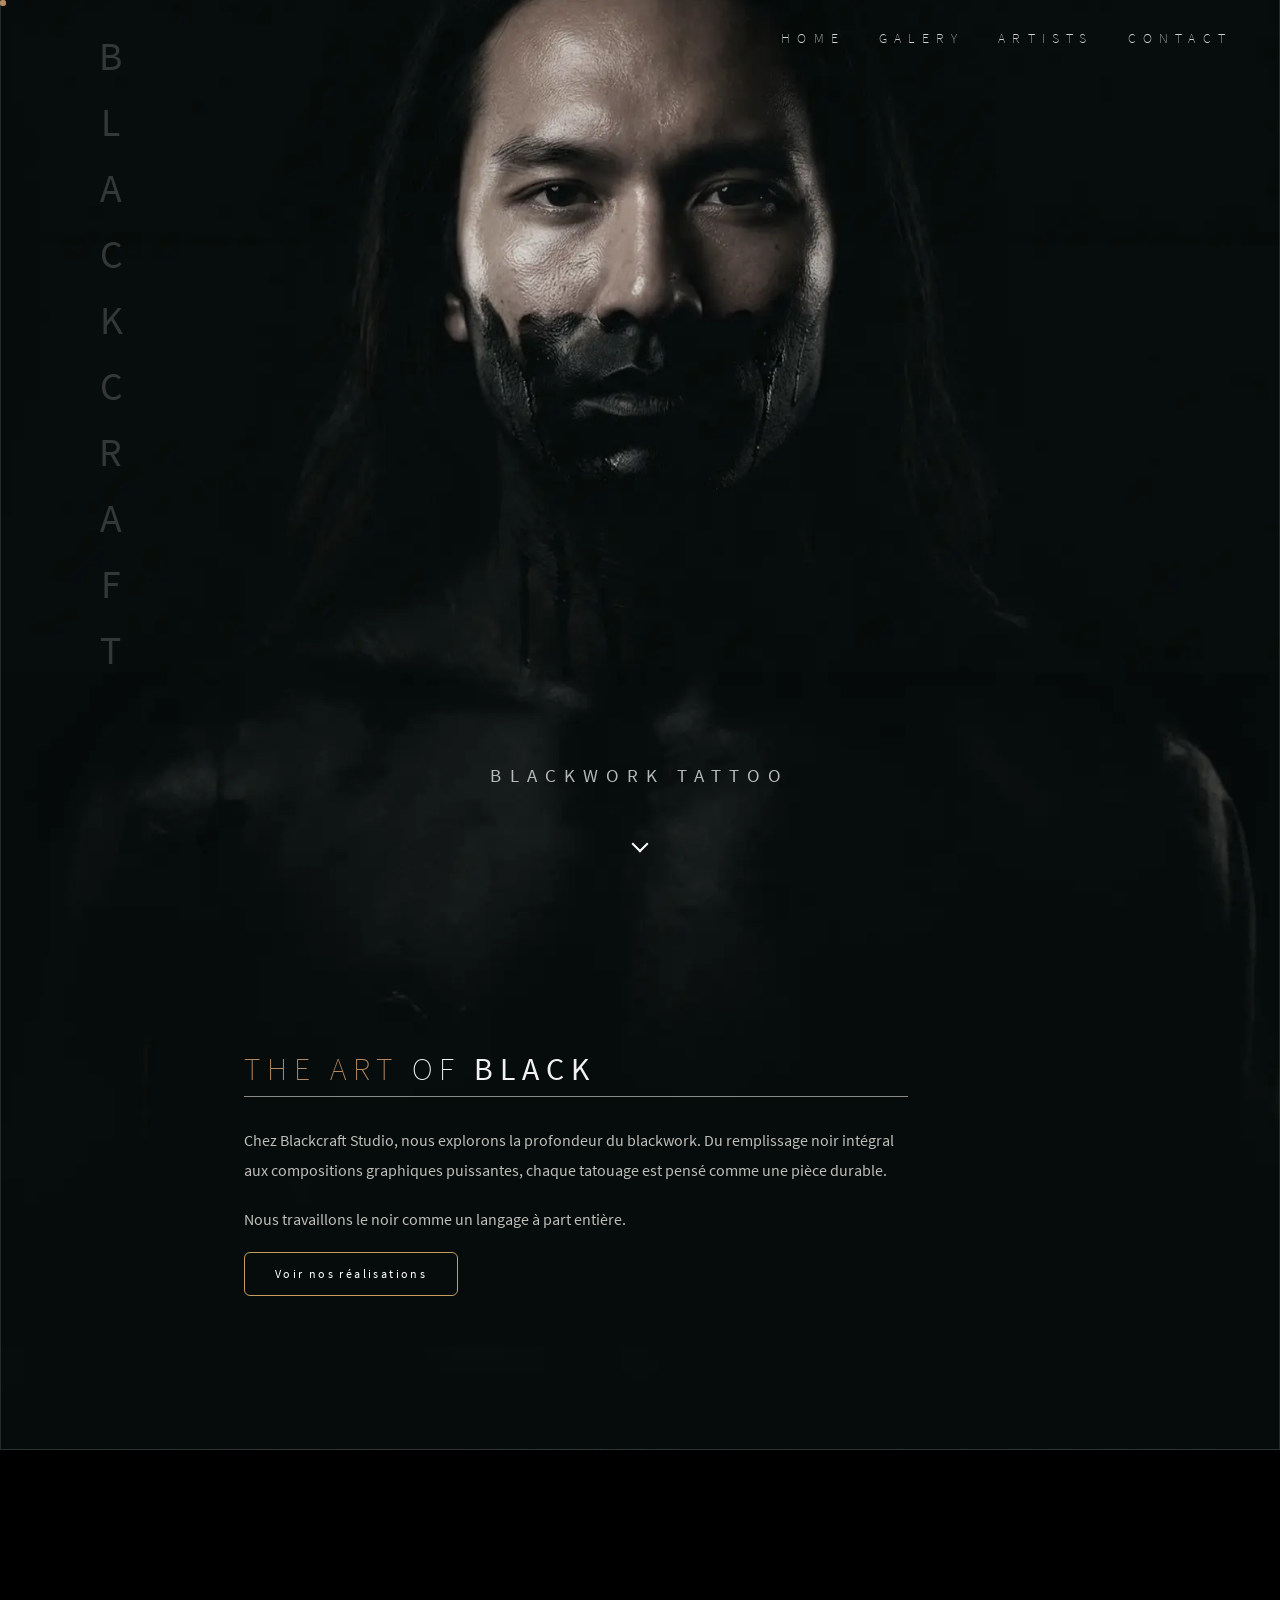
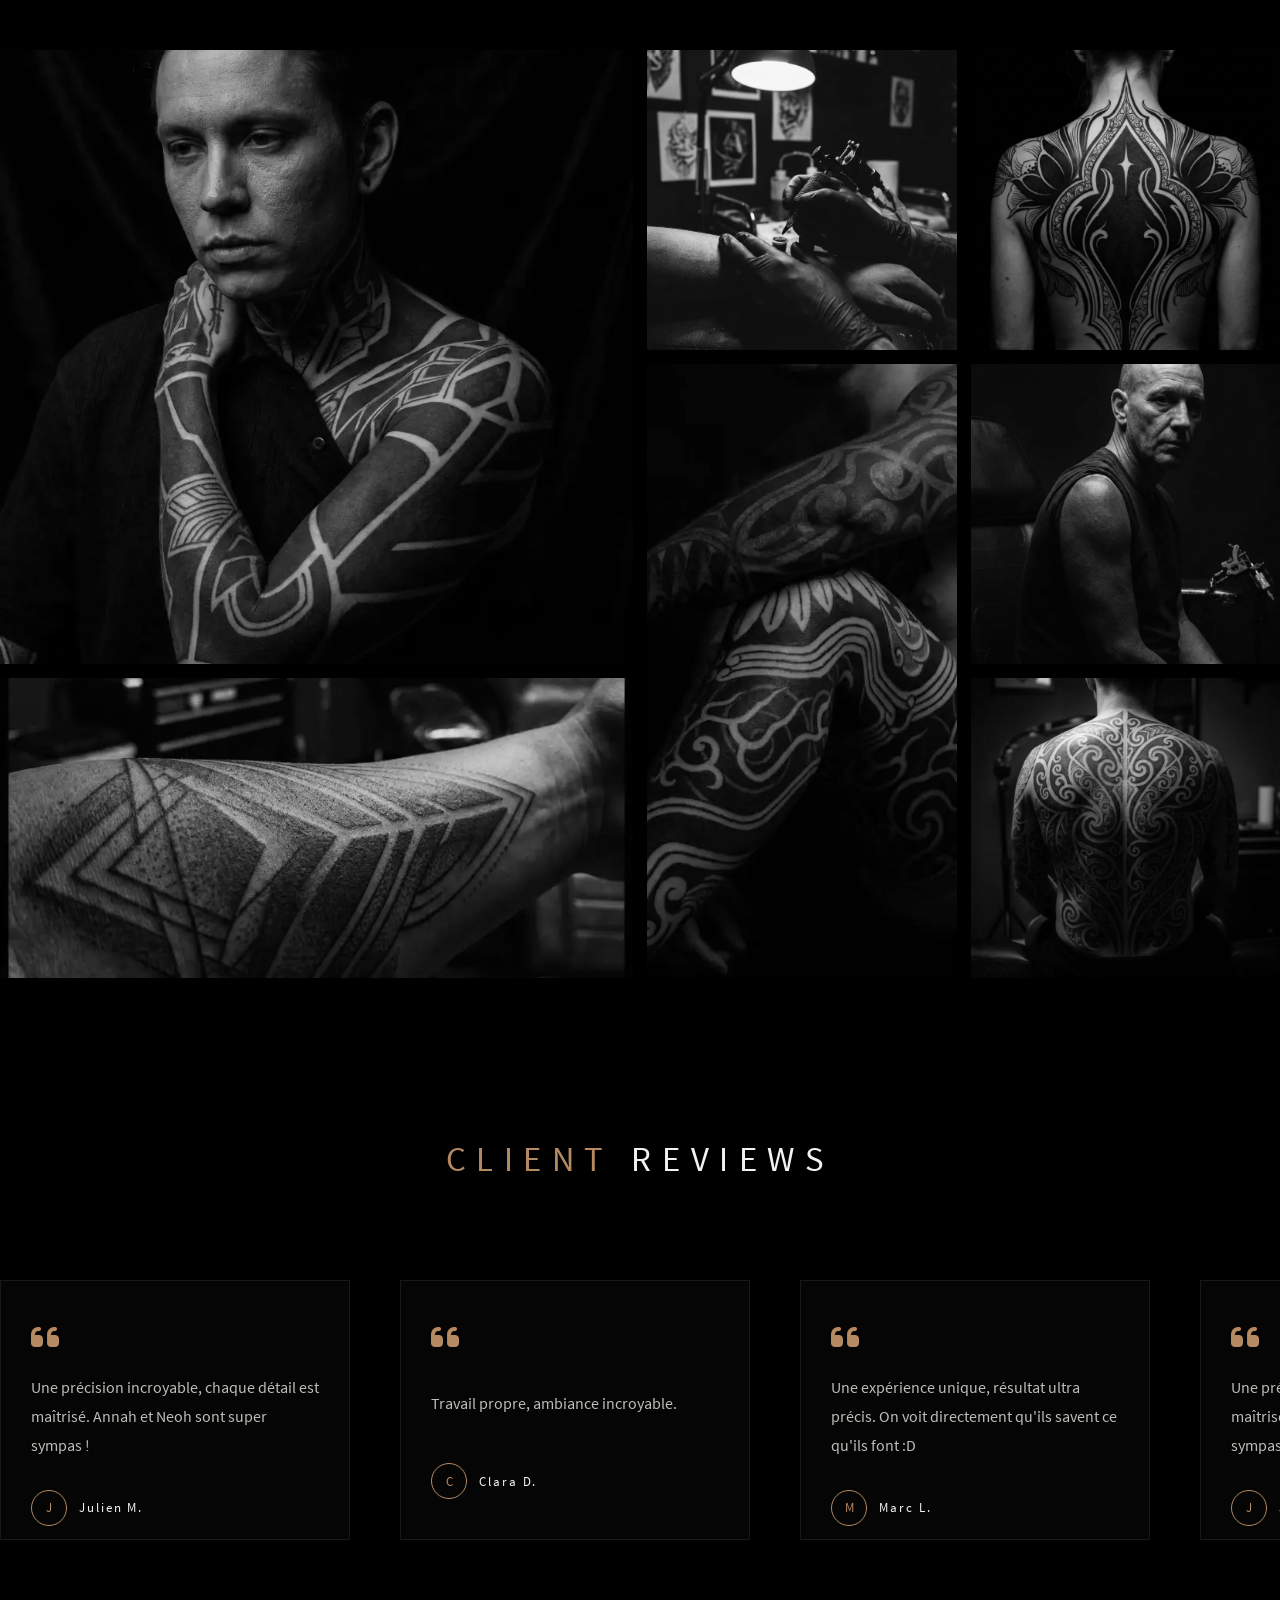
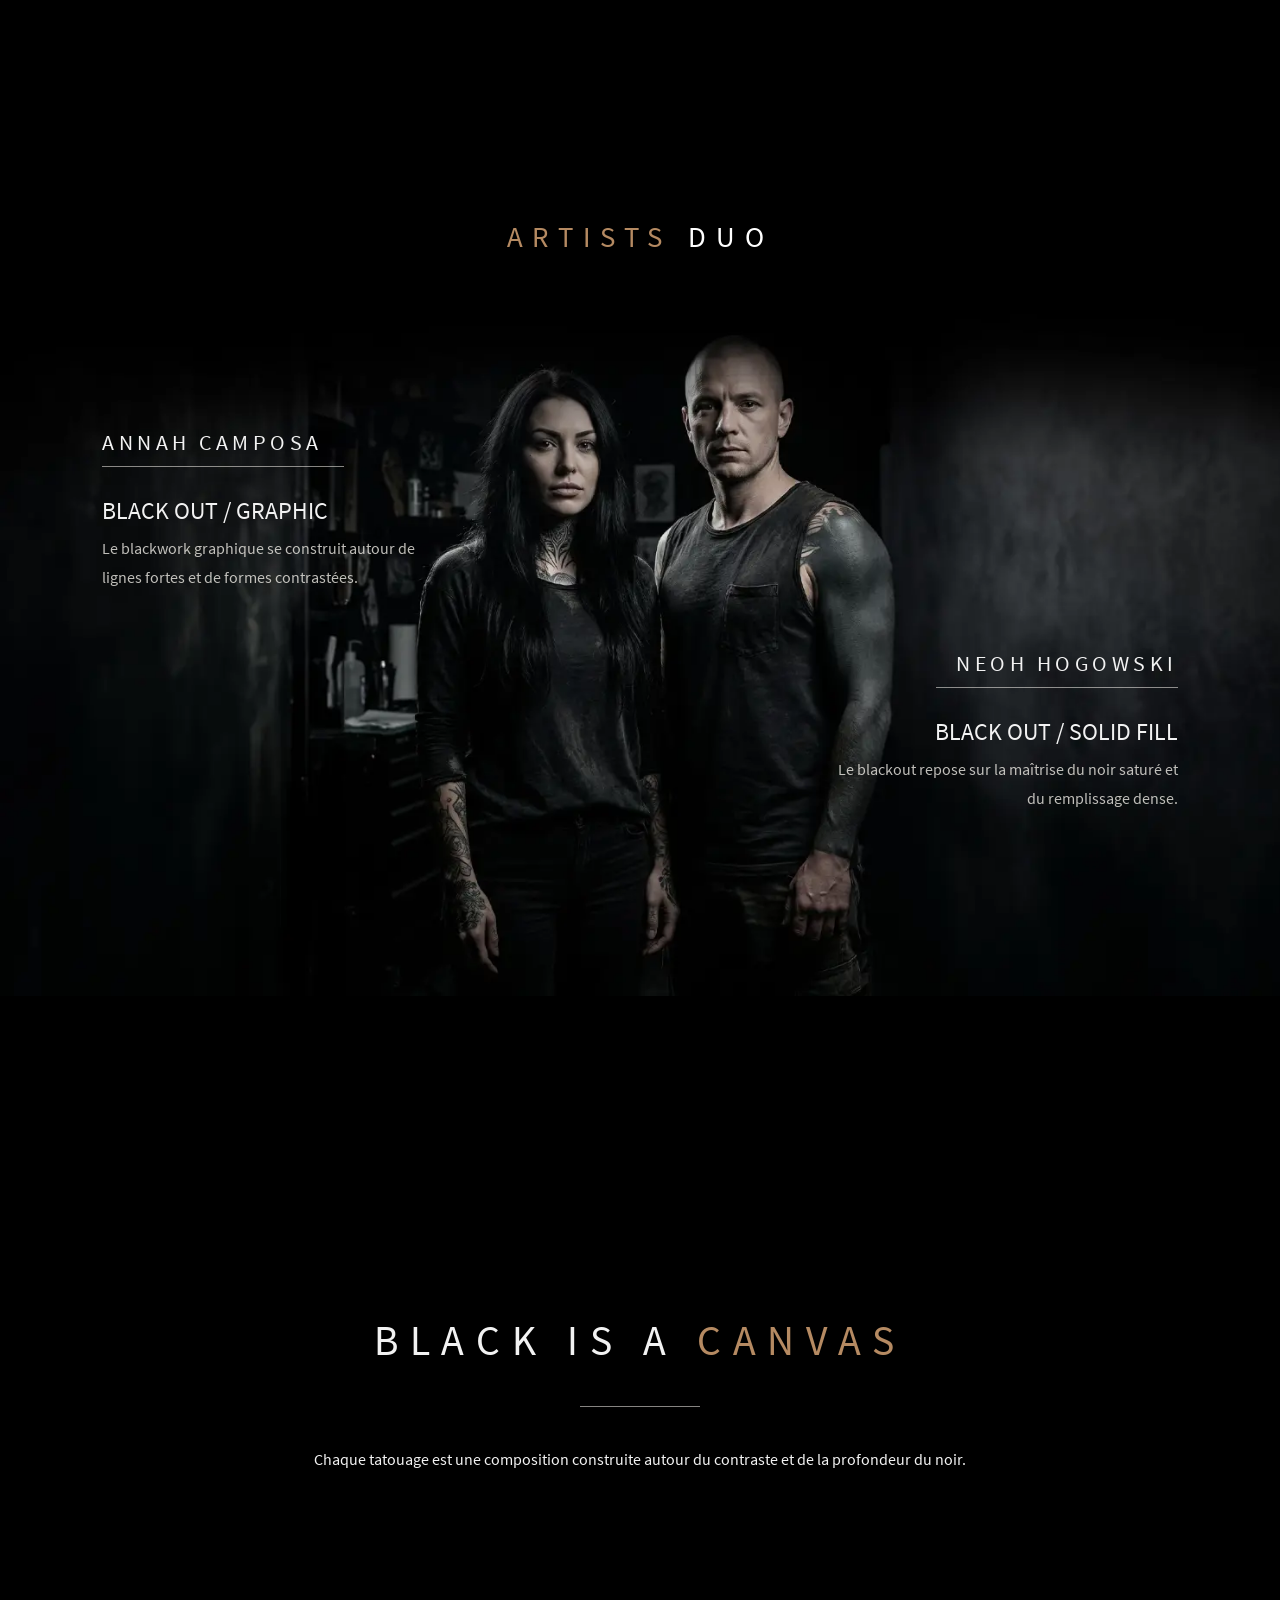
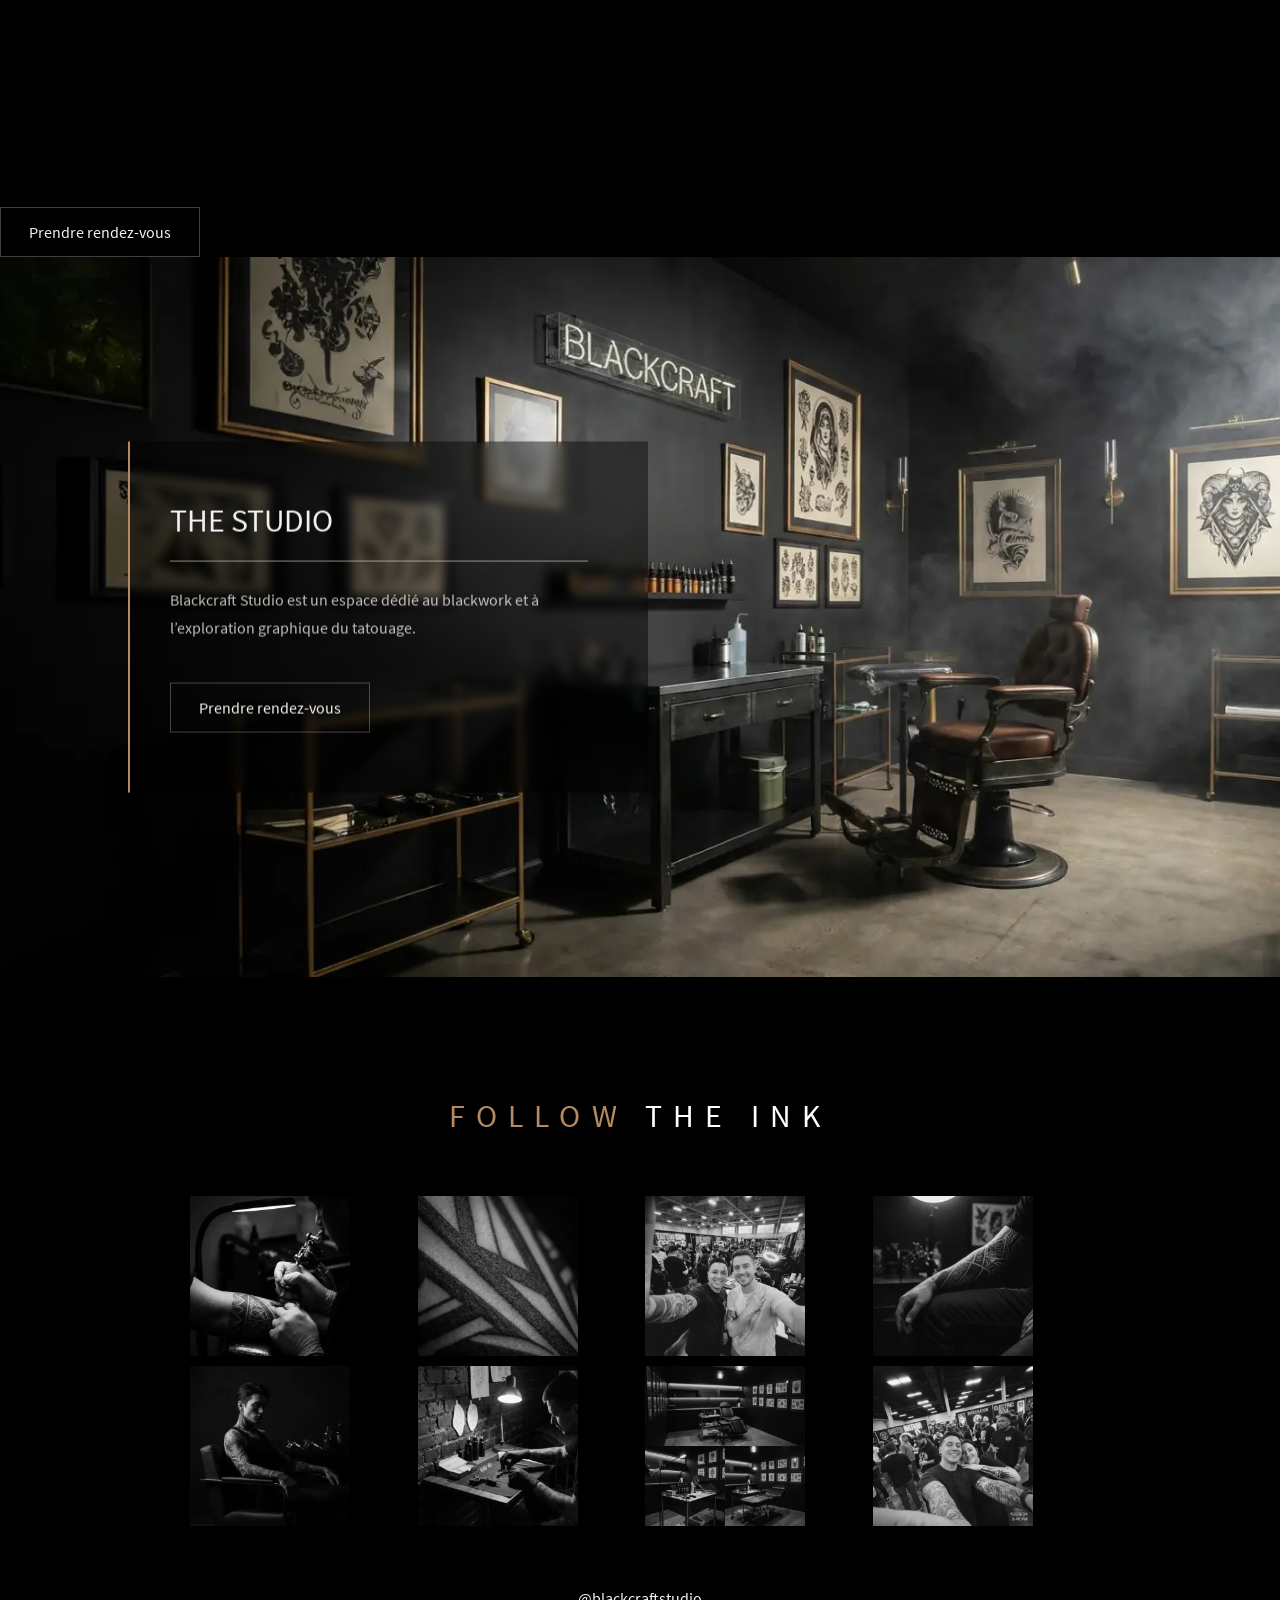
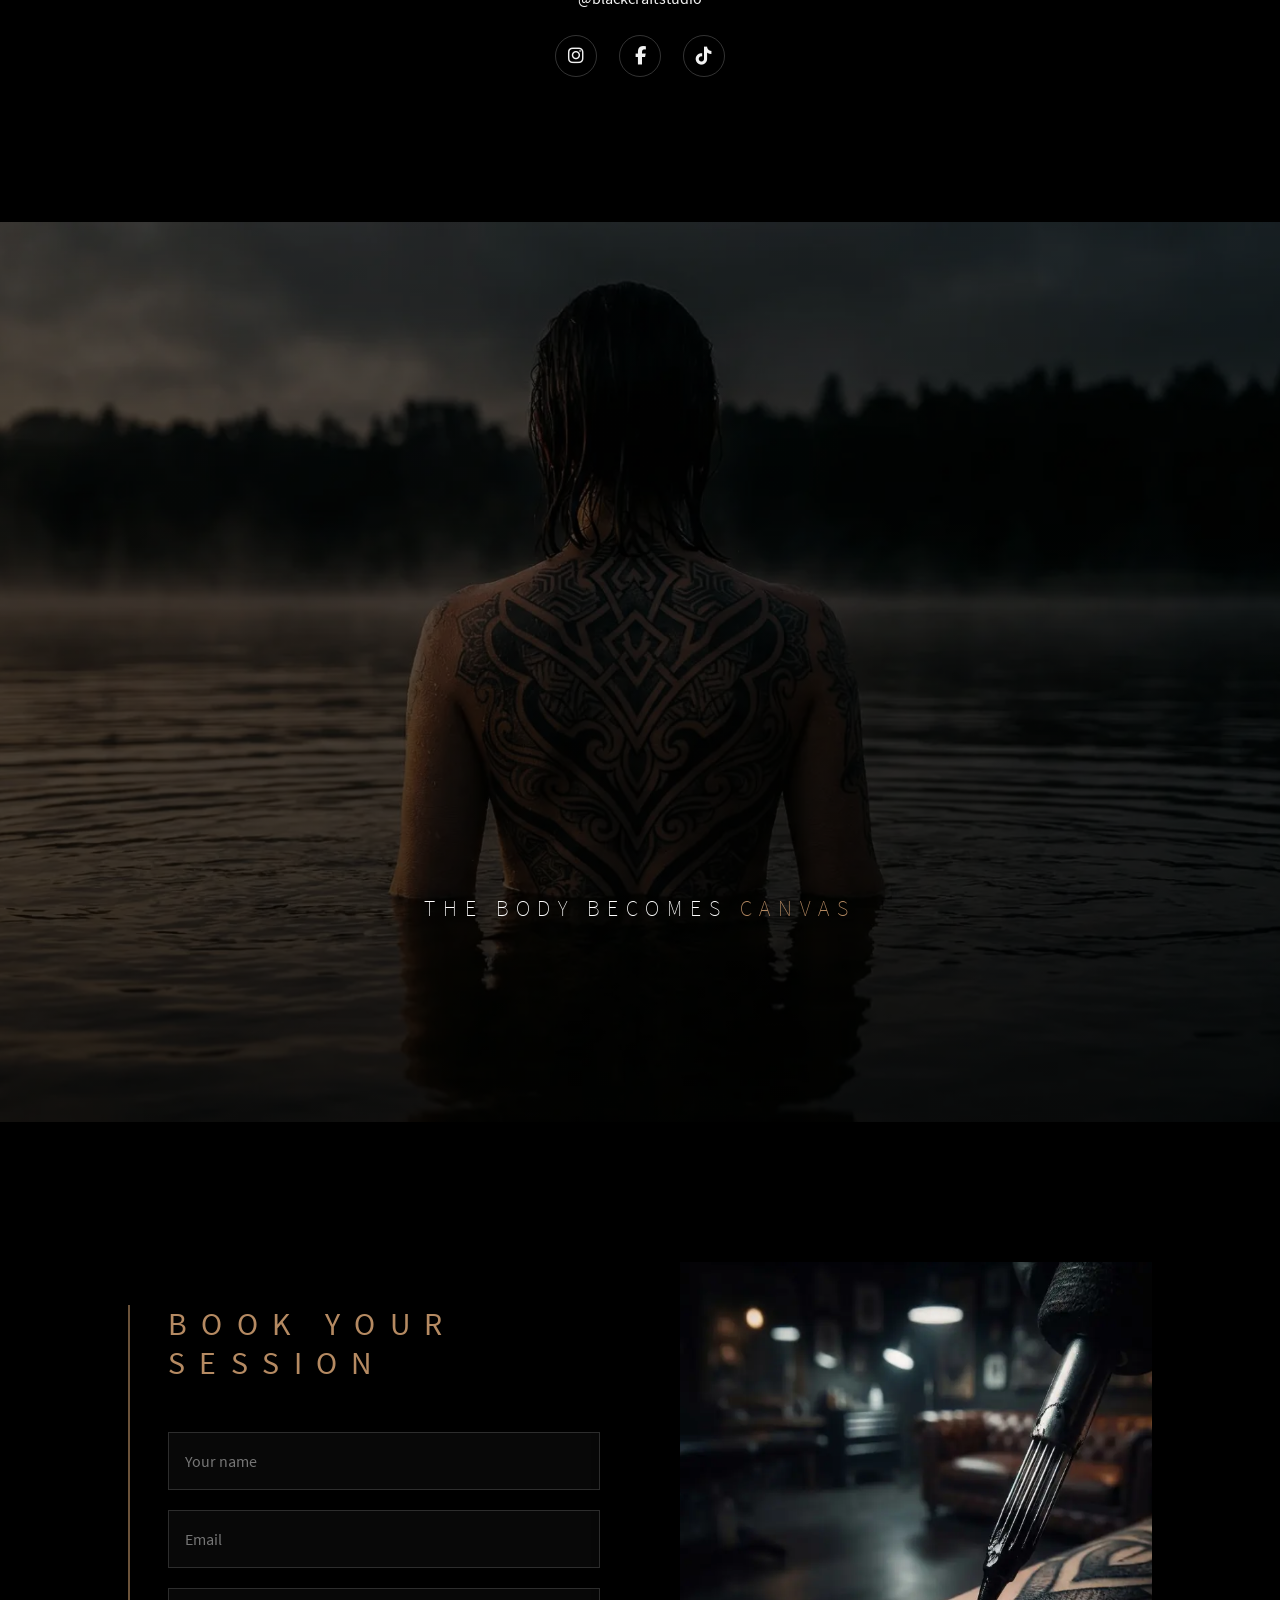
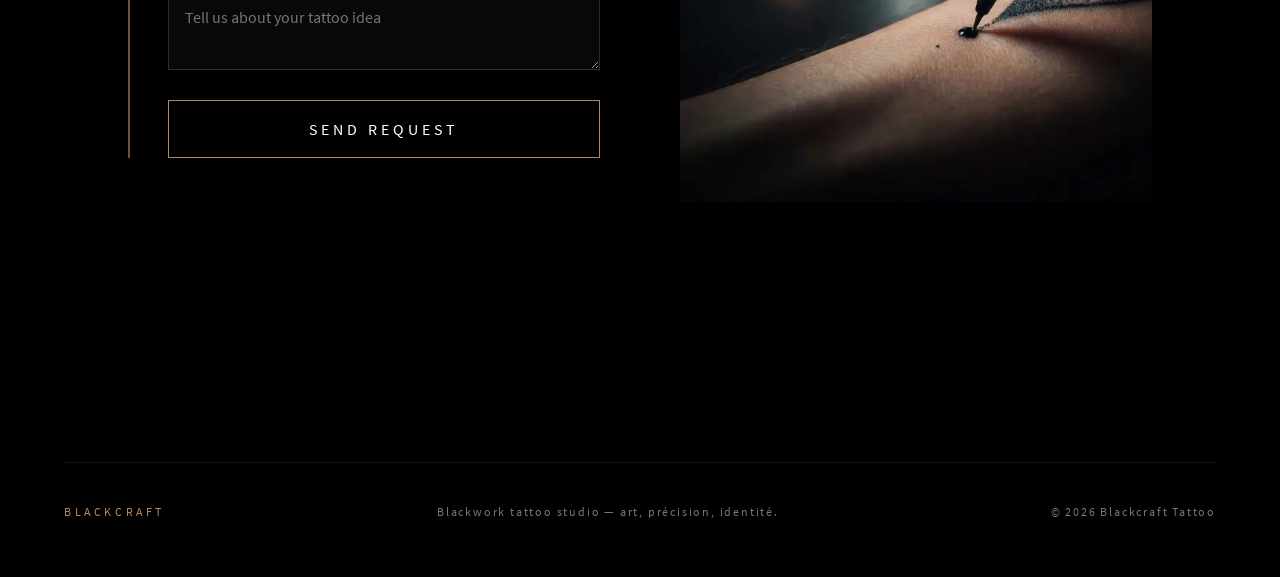
<file: index.html>
<!DOCTYPE html>
<html lang="fr">



<link rel="stylesheet" href="Style.css">

<!-- OPEN GRAPH -->
<meta property="og:title" content="Blackcraft Tattoo Studio">
<meta property="og:description" content="Blackwork tattoo — art, précision, identité.">
<meta property="og:image" content="https://eilichimane-arch.github.io/Projet-Film-Rouge/images/hero.webp">
<meta property="og:url" content="https://tonsite.com">
<meta property="og:type" content="website">

</head>


<head>

    <!-- =========================
         META
    ========================= -->

    <!-- encodage caractères -->
    <meta charset="UTF-8">

    <!-- responsive mobile -->
    <meta name="viewport" content="width=device-width, initial-scale=1.0">

    <!-- TITRE SEO -->
    <title>Blackcraft Tattoo</title>

    <!-- description référencement -->
    <meta name="description" content="Blackcraft Tattoo Studio">

    <!-- =========================
BIBLIOTHEQUE ICONES
========================= -->
    <link rel="stylesheet" href="https://cdnjs.cloudflare.com/ajax/libs/font-awesome/6.5.1/css/all.min.css">

    <!-- =========================
BOOTSTRAP
========================= -->
    <link href="https://cdn.jsdelivr.net/npm/bootstrap@5.3.2/dist/css/bootstrap.min.css" rel="stylesheet">

    <!-- =========================
FEUILLE CSS PRINCIPALE
========================= -->
    <link rel="stylesheet" href="Style.css">
</head>


<body>

        <div class="page-transition"></div>

        <!-- =================================================
HEADER / NAVIGATION
================================================= -->

        <header class="site-header">

            <nav class="main-nav">

                <a href="index.html">HOME</a>
                <a href="galery.html">GALERY</a>
                <a href="artists.html">ARTISTS</a>
                <a href="#contact">CONTACT</a>

            </nav>

        </header>





            <!-- =================================================
HERO
image principale avec effet parallax CSS
================================================= -->

            <section class="hero" id="hero">

                <!-- image hero -->



                <div class="hero-overlay">

                    <!-- titre vertical décoratif -->
                    <div class="hero-vertical-brand fade-up fade-delay-1">

                        BLACKCRAFT

                    </div>


                    <!-- sous titre central -->
                    <div class="hero-center-subtitle fade-up fade-delay-2">
                        BLACKWORK TATTOO
                    </div>

                    <div class="scroll-indicator">
                        <span></span>
                    </div>


                    <!-- bloc texte principal -->

                    <div class="hero-intro">

                        <!-- titre animé -->
                        <h1 class="fade-up fade-delay-3">

                            <span class="accent">THE ART</span> OF <strong>BLACK</strong>

                        </h1>


                        <!-- ligne décorative -->
                        <div class="hero-line fade-up fade-delay-4"></div>


                        <!-- texte -->
                        <p class="fade-up fade-delay-4">

                            Chez Blackcraft Studio, nous explorons la profondeur du blackwork.
                            Du remplissage noir intégral aux compositions graphiques puissantes,
                            chaque tatouage est pensé comme une pièce durable.

                        </p>


                        <p class="fade-up fade-delay-4">

                            Nous travaillons le noir comme un langage à part entière.

                        </p>


                        <!-- bouton -->
                        <a href="galery.html" class="btn">
                            Voir nos réalisations
                        </a>

                    </div>

                </div>

            </section>



            <!-- =================================================
GALERIE
composition éditoriale avec CSS GRID
================================================= -->

            <section class="recent-work" id="gallery">

                <div class="gallery-grid">

                    <img src="images/1galery.webp" class="img-large fade-up" alt="bras et épaule tatouée">

                    <img src="images/5galery.webp" class="fade-up"
                        alt="tatouage en action, cadrage sur le pistolet de tatouage">

                    <img src="images/3galery.webp" class="fade-up" alt="photo de dos de femme tatoué, ornemental">

                    <img src="images/4galery.webp" class="img-vertical fade-up" alt="photo bras et jambe tatouée">

                    <img src="images/2galery.webp" class="fade-up" alt="photo homme de profil, bras tatoué blackout">

                    <img src="images/7galery.webp" class="img-horizontal fade-up" alt="">

                    <img src="images/6galery.webp" class="fade-up" alt="photo dos homme tatoué style ornemental">

                </div>

            </section>

            <!-- =================================================
AVIS CLIENTS
================================================= -->

            <section class="reviews">

                <!-- =========================
    TITRE SECTION
    ========================= -->
                <h2 class="fade-up">
                    <span>CLIENT</span> REVIEWS
                </h2>

                <!-- =========================
    SLIDER REVIEWS
    ========================= -->
                <div class="reviews-slider">

                    <!-- TRACK (zone qui défile) -->
                    <div class="reviews-track">

                        <!-- =================================================
            AVIS 1
            ================================================= -->
                        <div class="review-card fade-up">

                            <!-- Icône citation -->
                            <i class="fa-solid fa-quote-left quote"></i>

                            <!-- Texte -->
                            <p>
                                Une précision incroyable, chaque détail est maîtrisé.
                                Annah et Neoh sont super sympas !
                            </p>

                            <!-- Utilisateur -->
                            <div class="review-user">
                                <div class="avatar">J</div>
                                <span>Julien M.</span>
                            </div>

                        </div>

                        <!-- =================================================
            AVIS 2
            ================================================= -->
                        <div class="review-card fade-up">

                            <i class="fa-solid fa-quote-left quote"></i>

                            <p>
                                Travail propre, ambiance incroyable.
                            </p>

                            <div class="review-user">
                                <div class="avatar">C</div>
                                <span>Clara D.</span>
                            </div>

                        </div>

                        <!-- =================================================
            AVIS 3
            ================================================= -->
                        <div class="review-card fade-up">

                            <i class="fa-solid fa-quote-left quote"></i>

                            <p>
                                Une expérience unique, résultat ultra précis.
                                On voit directement qu'ils savent ce qu'ils font :D
                            </p>

                            <div class="review-user">
                                <div class="avatar">M</div>
                                <span>Marc L.</span>
                            </div>

                        </div>

                        <!-- =================================================
            DUPLICATION (IMPORTANT pour boucle infinie)
            ================================================= -->

                        <!-- AVIS 1 -->
                        <div class="review-card">

                            <i class="fa-solid fa-quote-left quote"></i>

                            <p>
                                Une précision incroyable, chaque détail est maîtrisé.
                                Annah et Neoh sont super sympas !
                            </p>

                            <div class="review-user">
                                <div class="avatar">J</div>
                                <span>Julien M.</span>
                            </div>

                        </div>

                        <!-- AVIS 2 -->
                        <div class="review-card">

                            <i class="fa-solid fa-quote-left quote"></i>

                            <p>
                                Travail propre, ambiance incroyable.
                            </p>

                            <div class="review-user">
                                <div class="avatar">C</div>
                                <span>Clara D.</span>
                            </div>

                        </div>

                        <!-- AVIS 3 -->
                        <div class="review-card">

                            <i class="fa-solid fa-quote-left quote"></i>

                            <p>
                                Une expérience unique, résultat ultra précis.
                                On voit directement qu'ils savent ce qu'ils font :D
                            </p>

                            <div class="review-user">
                                <div class="avatar">M</div>
                                <span>Marc L.</span>
                            </div>

                        </div>

                    </div>
                </div>

            </section>

<!-- =================================================
ARTISTS
================================================= -->

<section class="artists-section" id="artists-home">

    <h2 class="fade-up">
        ARTISTS <span>DUO</span>
    </h2>

    <div class="artists-wrapper">

        <img src="images/artists.webp" alt="Artists duo">

        <!-- artiste gauche -->
        <a href="artists.html" class="artist-panel artist-left">

            <h3 class="fade-up">
                ANNAH CAMPOSA
            </h3>

            <div class="artist-line fade-up"></div>

            <h4 class="fade-up">
                BLACK OUT / GRAPHIC
            </h4>

            <p class="fade-up">
                Le blackwork graphique se construit autour de lignes fortes
                et de formes contrastées.
            </p>

        </a>

        <!-- artiste droite -->
        <a href="artists.html" class="artist-panel artist-right">

            <h3 class="fade-up">
                NEOH HOGOWSKI
            </h3>

            <div class="artist-line fade-up"></div>

            <h4 class="fade-up">
                BLACK OUT / SOLID FILL
            </h4>

            <p class="fade-up">
                Le blackout repose sur la maîtrise du noir saturé
                et du remplissage dense.
            </p>

        </a>

    </div>

</section>

            <!-- =================================================
BLOC TRANSITION
================================================= -->

            <section class="statement">

                <h2 class="fade-up">

                    BLACK IS A <span>CANVAS</span>

                </h2>


                <div class="statement-line fade-up"></div>


                <p class="fade-up">

                    Chaque tatouage est une composition construite
                    autour du contraste et de la profondeur du noir.

                </p>

            </section>



            <!-- =================================================
STUDIO
================================================= -->


<a href="#contact" class="studio-btn fade-up fade-delay-4">
    Prendre rendez-vous
</a>
            <section class="studio">

                <img src="images/studio.webp" alt="Blackcraft tattoo studio">


                <div class="studio-content">

                    <h2 class="fade-up fade-delay-1">

                        THE <span>STUDIO</span>

                    </h2>


                    <div class="studio-line fade-up fade-delay-2"></div>


                    <p class="fade-up fade-delay-3">

                        Blackcraft Studio est un espace dédié au blackwork
                        et à l’exploration graphique du tatouage.

                    </p>


                    <a href="#" class="studio-btn fade-up fade-delay-4">

                        Prendre rendez-vous

                    </a>

                </div>

            </section>




            <!-- =================================================
RESEAUX
================================================= -->

            <section class="social">

                <!-- =========================
    TITRE
    ========================= -->
                <h2 class="fade-up">
                    FOLLOW <span>THE INK</span>
                </h2>


                <!-- =========================
    GRID IMAGES
    ========================= -->
                <div class="social-grid">

                    <img src="images/1reseaux.webp" class="fade-up" alt="Homme tatoué bras">
                    <img src="images/2reseaux.webp" class="fade-up" alt="Tatouage blackout bras">
                    <img src="images/3reseaux.webp" class="fade-up" alt="Dos femme tatouée">
                    <img src="images/4reseaux.webp" class="fade-up" alt="Bras tatoués">

                    <img src="images/5reseaux.webp" class="fade-up" alt="Tatouage blackout bras">
                    <img src="images/6reseaux.webp" class="fade-up" alt="Dos tatoué">
                    <img src="images/7reseaux.webp" class="fade-up" alt="Tatouages">
                    <img src="images/8reseaux.webp" class="fade-up" alt="Homme tatoué bras">

                </div>


                <!-- =========================
    SOCIAL (handle + icônes)
    ========================= -->
                <div class="social-cta">

                    <!-- Handle -->
                    <p class="social-handle fade-up">
                        @blackcraftstudio
                    </p>


                    <!-- =========================
        ICONES CLIQUABLES
        ========================= -->
                    <div class="social-icons fade-up">

                        <!-- Instagram -->
                        <a href="https://instagram.com" target="_blank">
                            <i class="fa-brands fa-instagram"></i>
                        </a>

                        <!-- Facebook -->
                        <a href="https://facebook.com" target="_blank">
                            <i class="fa-brands fa-facebook-f"></i>
                        </a>

                        <!-- TikTok -->
                        <a href="https://tiktok.com" target="_blank">
                            <i class="fa-brands fa-tiktok"></i>
                        </a>

                    </div>

                </div>

            </section>

<!-- =================================================
TRANSITION IMAGE
================================================= -->

<section class="interlude">

    <img src="images/transition.webp" alt="Tattoo immersion">

    <div class="interlude-overlay"></div>

    <div class="interlude-content">

        <p class="fade-up">
            THE BODY BECOMES <span>CANVAS</span>
        </p>

    </div>

</section>


            <!-- =================================================
CONTACT
================================================= -->

<section id="contact" class="contact">

    <div class="contact-container">


                <div class="contact-form-block">

                    <h2 class="fade-up">

                        BOOK YOUR SESSION

                    </h2>


                    <form class="contact-form">

                        <input type="text" placeholder="Your name" required class="fade-up">

                        <input type="email" placeholder="Email" required class="fade-up">

                        <textarea placeholder="Tell us about your tattoo idea" class="fade-up"></textarea>

                        <button type="submit" class="fade-up">

                            SEND REQUEST

                        </button>

                    </form>

                </div>



                <div class="contact-image fade-up">

                    <img src="images/contact.webp" alt="Tattoo process">

                </div>

            </div>

            </section>


        </main>




    <!-- =================================================
FOOTER
================================================= -->
    <footer class="site-footer">

        <div class="footer-line"></div>

        <div class="footer-content">

            <div class="footer-left">
                <p class="footer-logo">BLACKCRAFT</p>
            </div>

            <div class="footer-center">
                <p>Blackwork tattoo studio — art, précision, identité.</p>
            </div>

            <div class="footer-right">
                <p>© 2026 Blackcraft Tattoo</p>
            </div>

        </div>

    </footer>
    </section> <!-- ferme le bloc CTA -->

<div class="cursor-dot"></div>

<script src="main.js"></script>
<script src="cursor.js"></script>
</body>
</html>
</file>
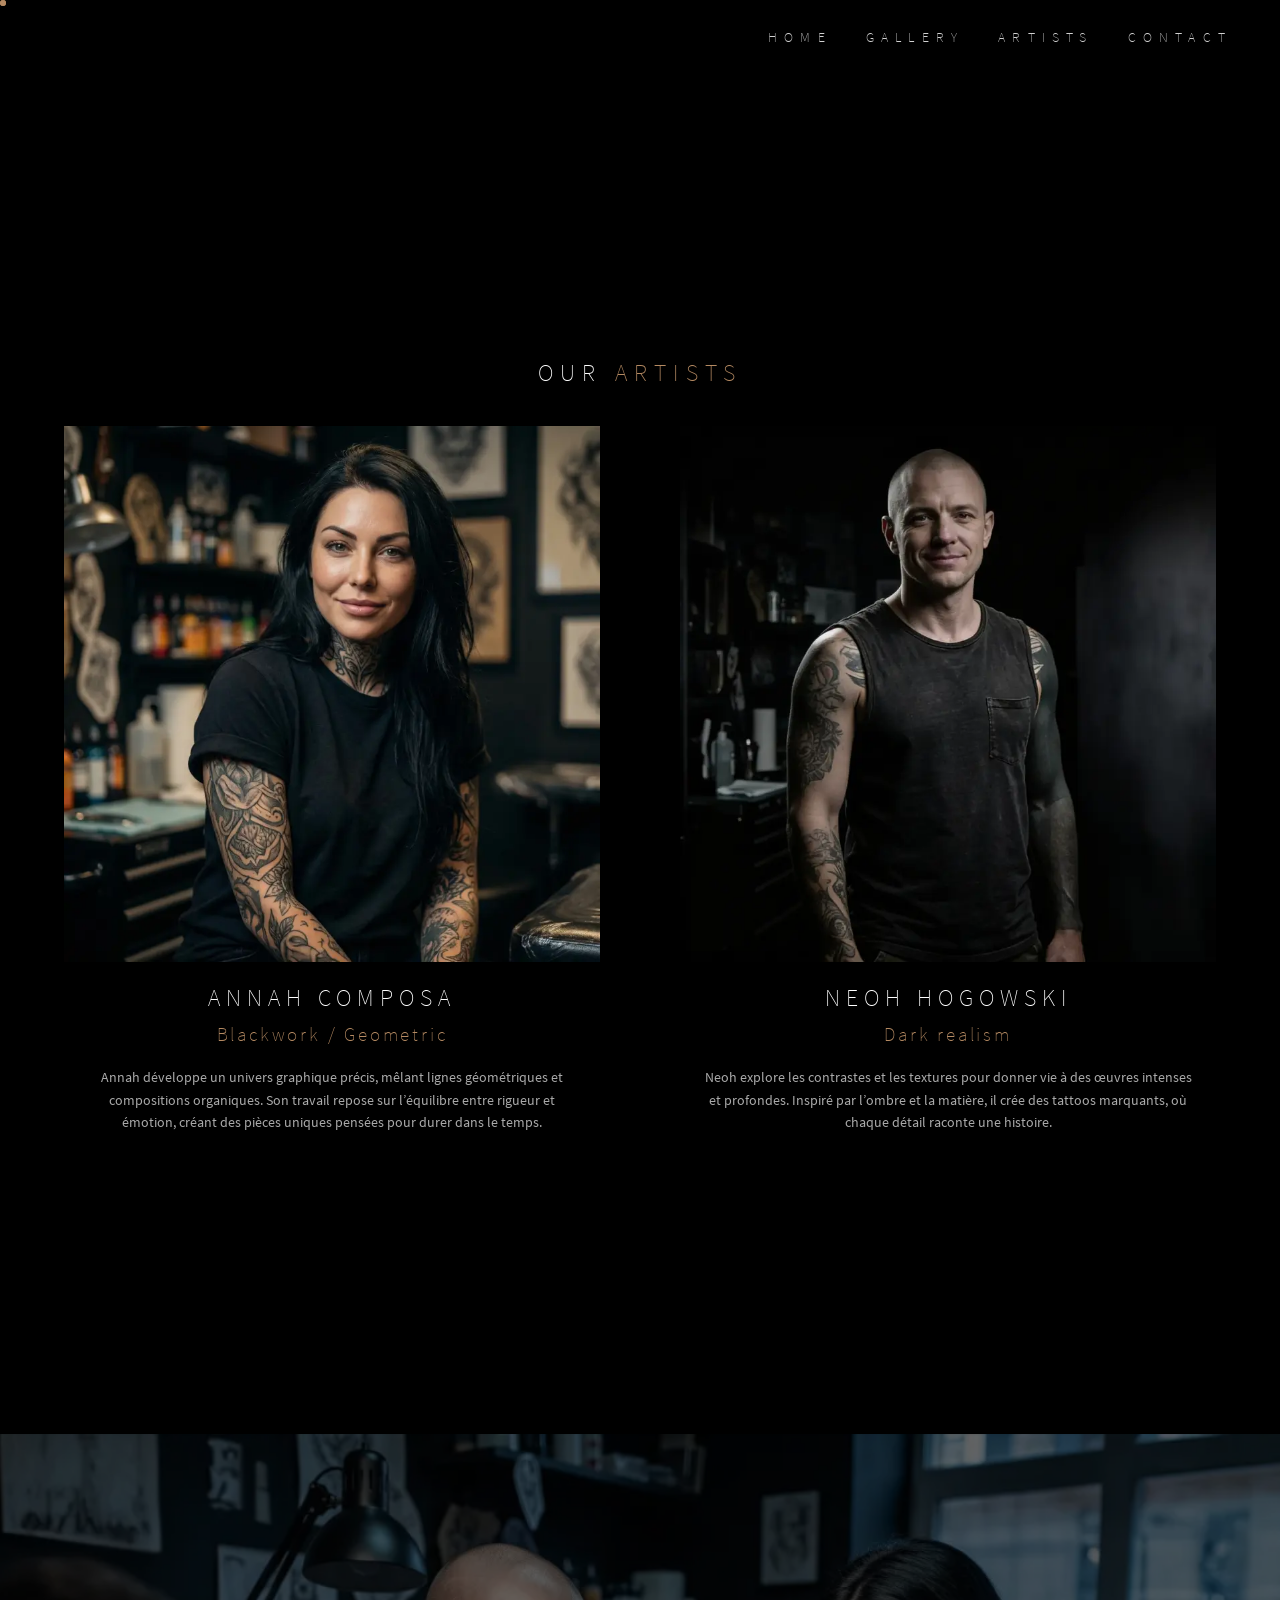
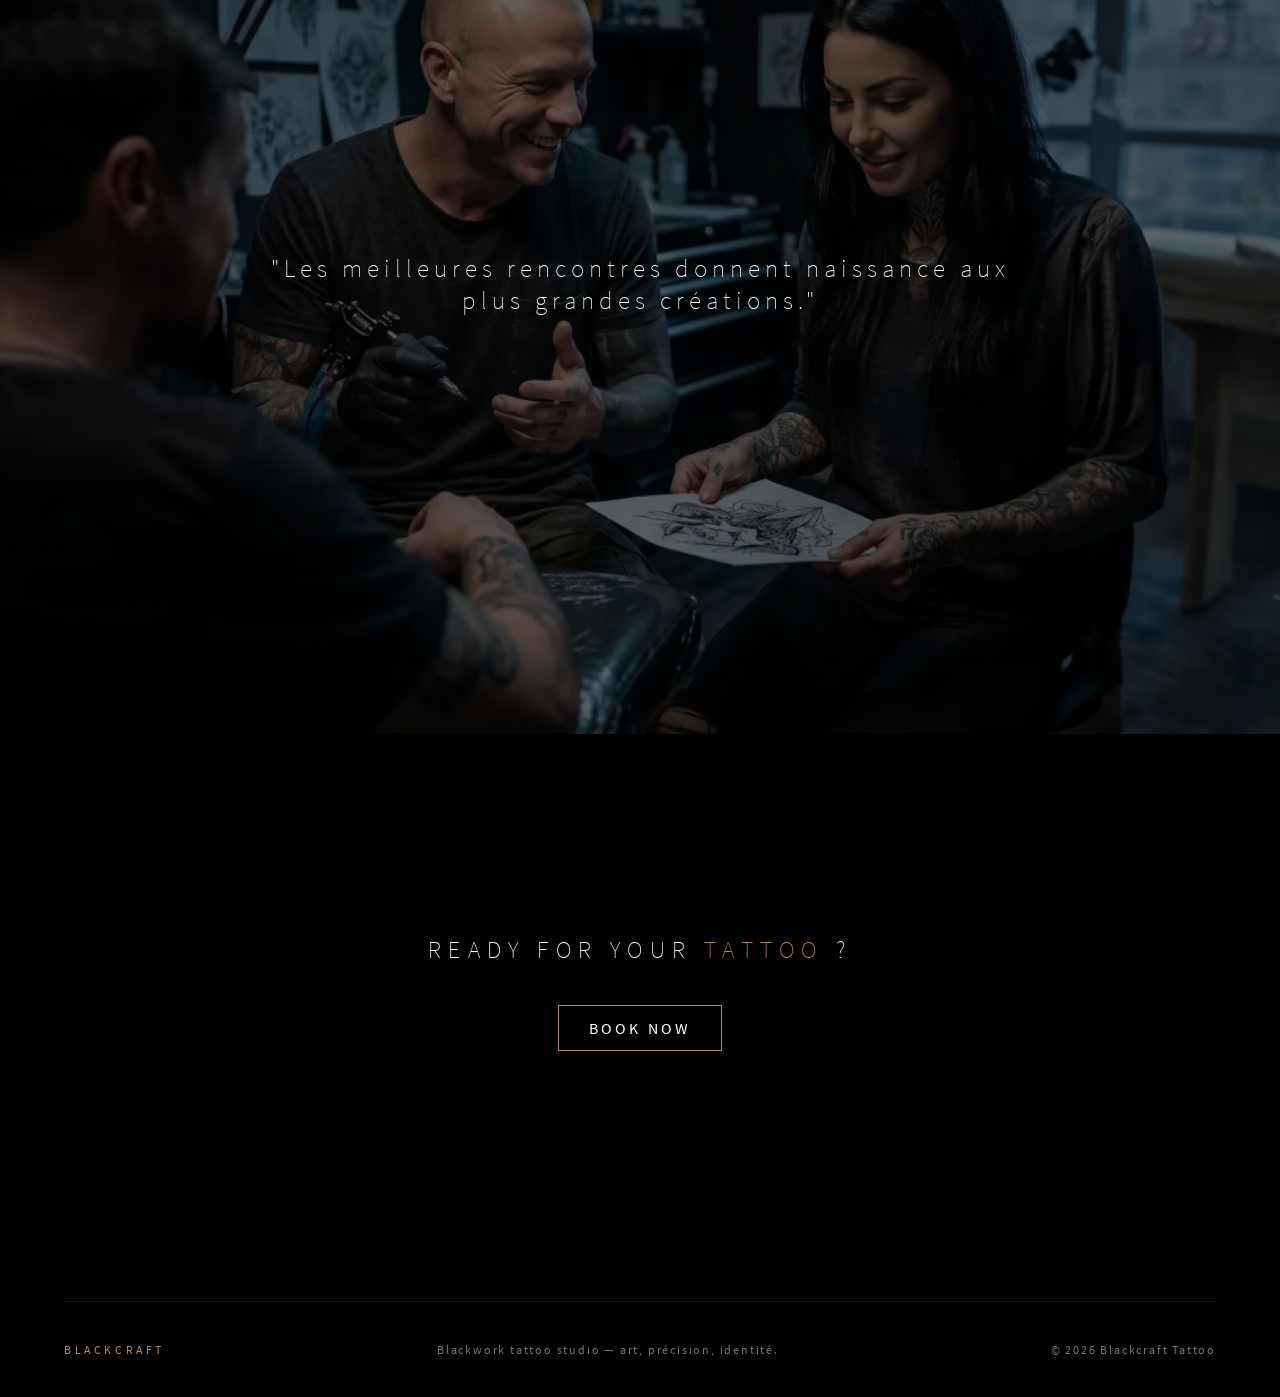
<file: artists.html>
<!DOCTYPE html>
<html lang="fr">

<head>

    <!-- =================================================
    META
    ================================================= -->
    <meta charset="UTF-8">
    <meta name="viewport" content="width=device-width, initial-scale=1.0">

    <title>Blackcraft Tattoo | Artists</title>

    <!-- =================================================
    CSS
    ================================================= -->
    <link rel="stylesheet" href="Style.css">

</head>

<body>

    <!-- =================================================
TRANSITION PAGE (AJOUT SAFE)
================================================= -->
    <div class="page-transition"></div>

    <!-- =================================================
HEADER
================================================= -->
    <header class="site-header">
        <nav class="main-nav">
            <a href="index.html">HOME</a>
            <a href="galery.html">GALLERY</a>
            <a href="artists.html">ARTISTS</a>
            <a href="index.html#contact">CONTACT</a>
        </nav>
    </header>

    <main>

        <!-- =================================================
HERO
================================================= -->
        <section class="artists-hero">

            <h1>
                OUR <span>ARTISTS</span>
            </h1>

        </section>


        <!-- =================================================
ARTISTES
================================================= -->
        <section class="artists-page">

            <div class="artists-container">

                <!-- ARTISTE 1 -->
                <div class="artist">

                    <img src="images/annah.webp" alt="Annah Composa">

                    <h2>ANNAH COMPOSA</h2>

                    <h3>Blackwork / Geometric</h3>

                    <p>
                        Annah développe un univers graphique précis, mêlant lignes géométriques
                        et compositions organiques. Son travail repose sur l’équilibre entre
                        rigueur et émotion, créant des pièces uniques pensées pour durer dans le temps.
                    </p>

                </div>

                <!-- ARTISTE 2 -->
                <div class="artist">

                    <img src="images/neoh.webp" alt="Neoh Hogowski">

                    <h2>NEOH HOGOWSKI</h2>

                    <h3>Dark realism</h3>

                    <p>
                        Neoh explore les contrastes et les textures pour donner vie à des œuvres
                        intenses et profondes. Inspiré par l’ombre et la matière, il crée des tattoos
                        marquants, où chaque détail raconte une histoire.
                    </p>

                </div>

            </div>

        </section>


        <!-- =================================================
DUO IMAGE + CITATION
================================================= -->
        <section class="artists-duo">

            <div class="duo-overlay"></div>

            <div class="duo-content">
                <p>
                    "Les meilleures rencontres donnent naissance aux plus grandes créations."
                </p>
            </div>

        </section>

    </main>

    <section class="artists-cta">

    <h2>
        READY FOR YOUR <span>TATTOO</span> ?
    </h2>

    <a href="index.html#contact" class="cta-button">
        BOOK NOW
    </a>

</section>

    <!-- =================================================
FOOTER
================================================= -->
    <footer class="site-footer">

        <div class="footer-line"></div>

        <div class="footer-content">

            <div class="footer-left">
                <p class="footer-logo">BLACKCRAFT</p>
            </div>

            <div class="footer-center">
                <p>Blackwork tattoo studio — art, précision, identité.</p>
            </div>

            <div class="footer-right">
                <p>© 2026 Blackcraft Tattoo</p>
            </div>

        </div>

    </footer>

       <div class="cursor-dot"></div>

<script src="main.js"></script>
<script src="cursor.js"></script>
</body>
</html>
</file>
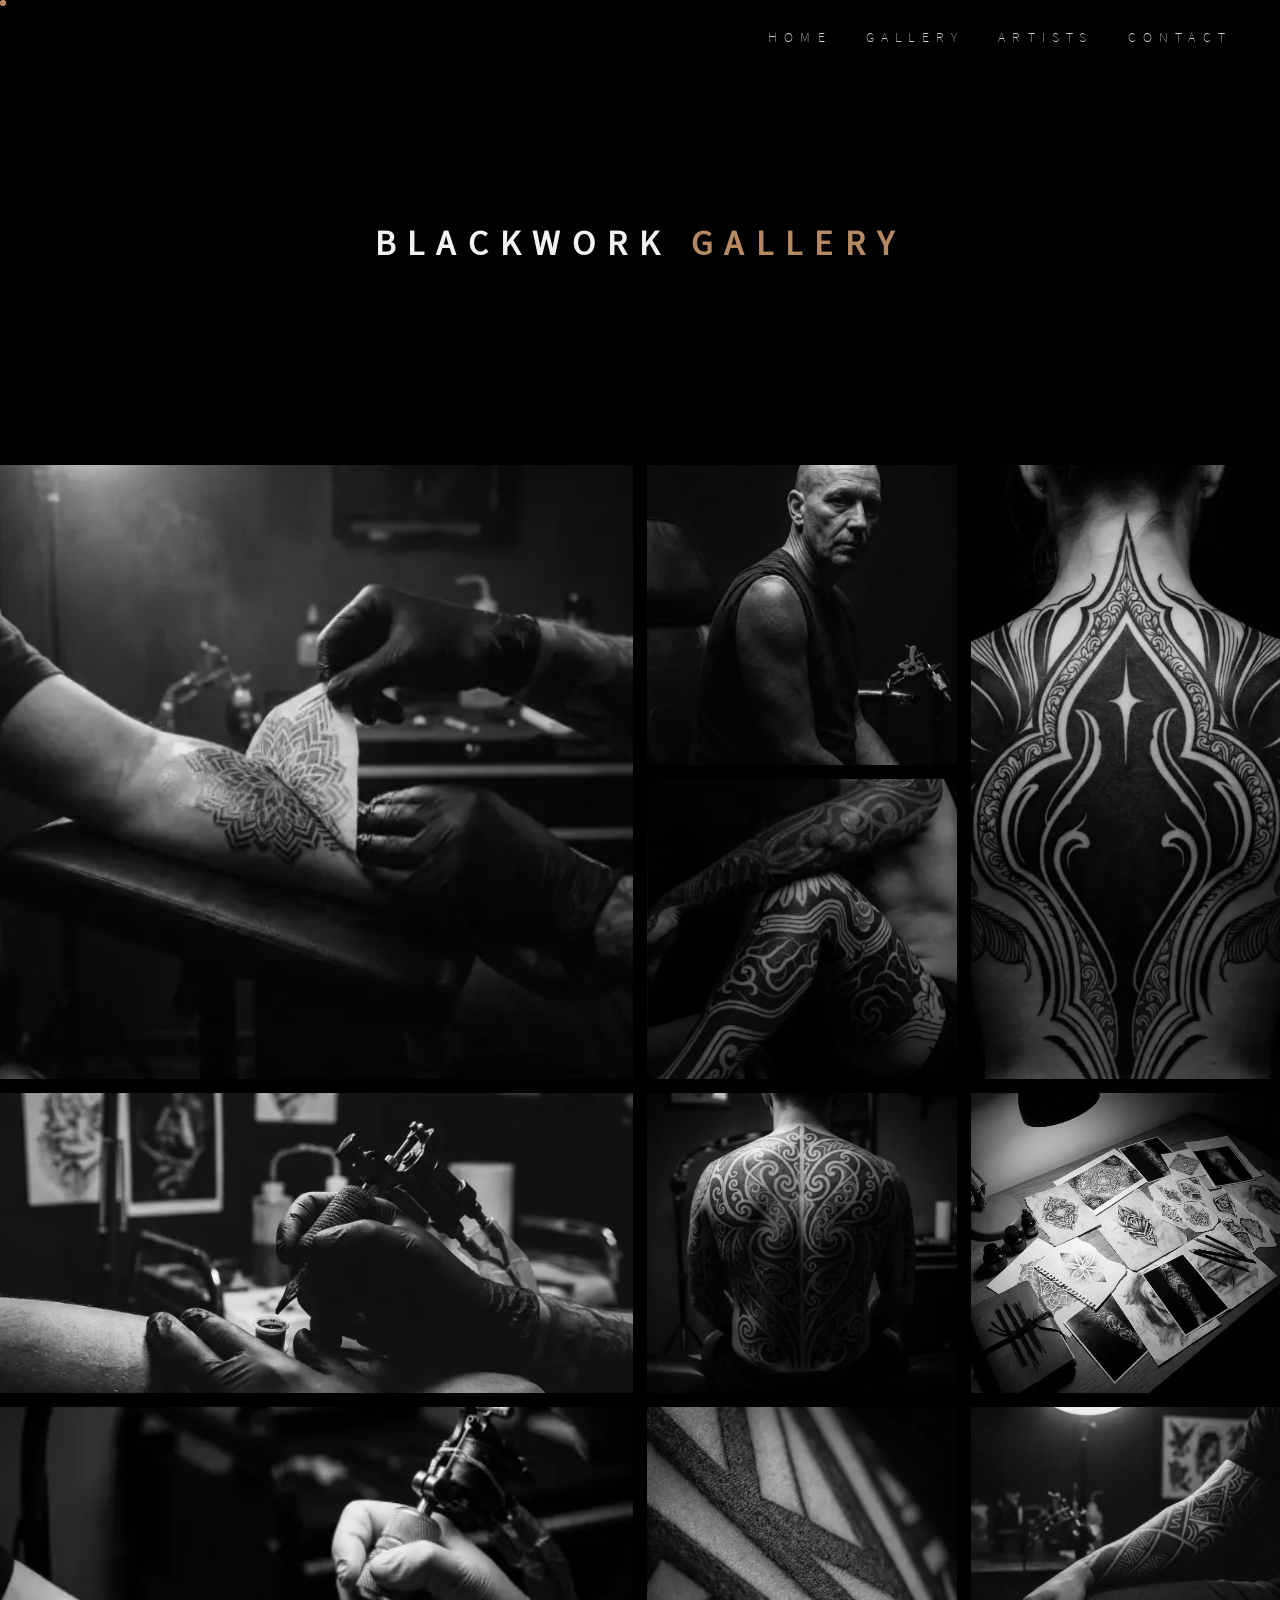
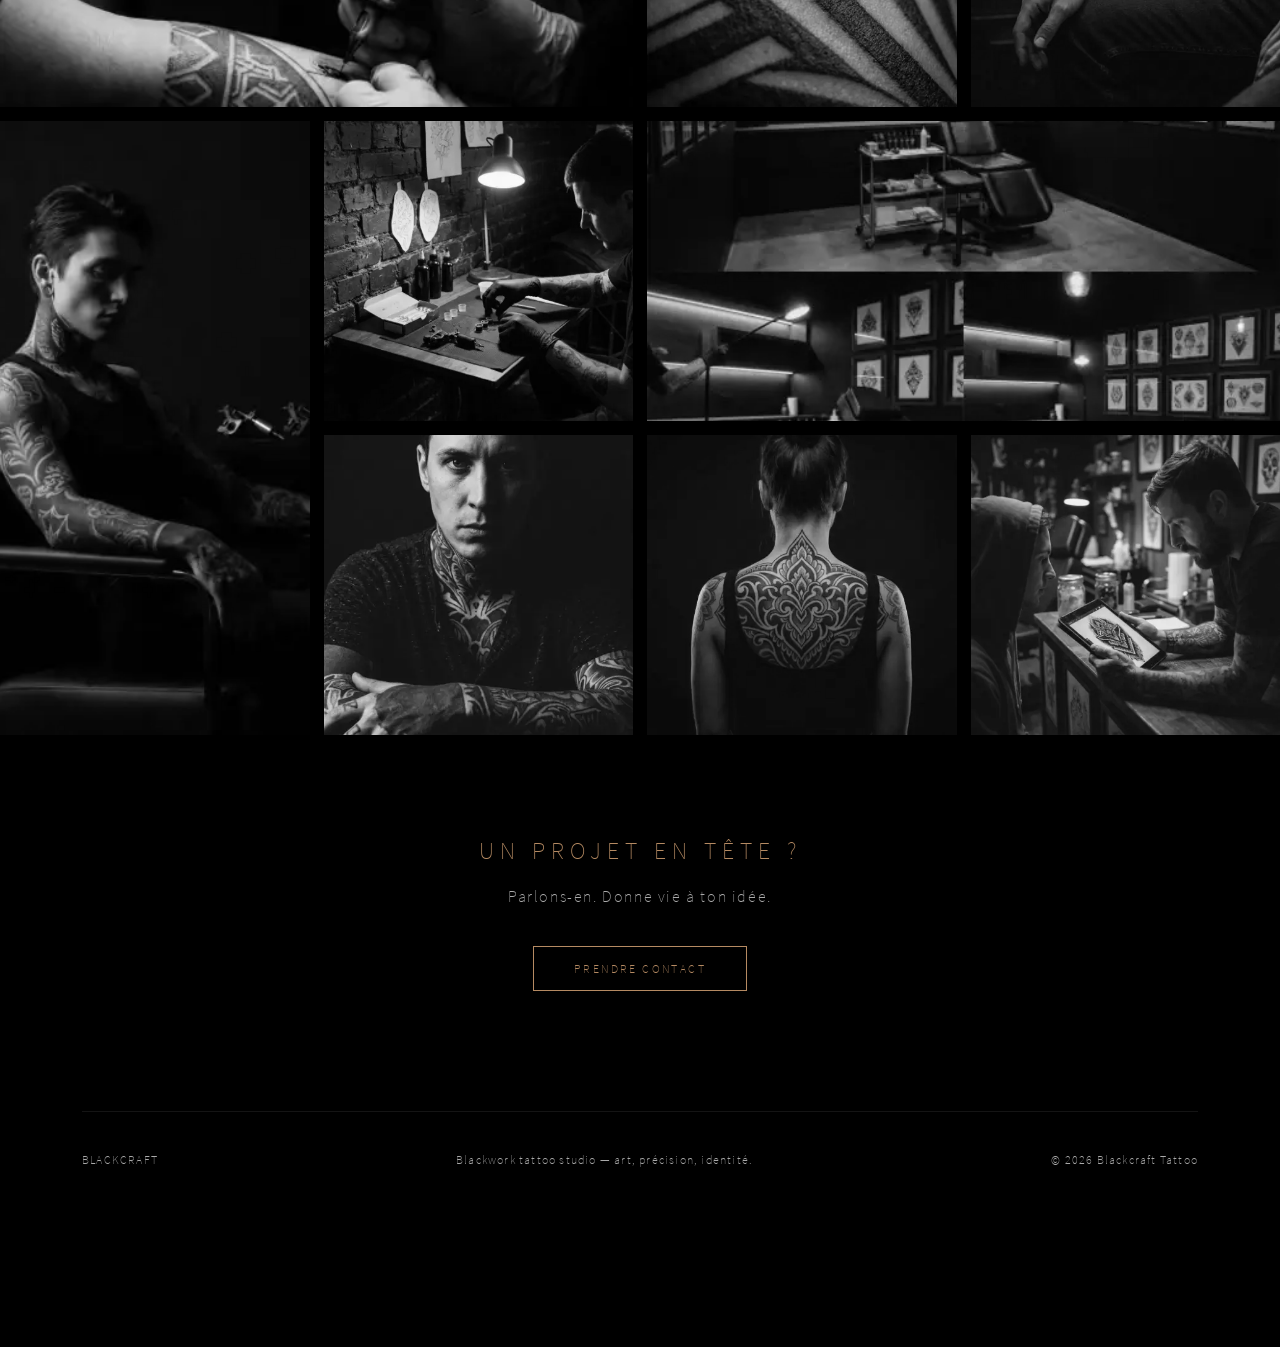
<file: galery.html>
<!DOCTYPE html>
<html lang="fr">

<head>

    <!-- =========================
    META
    ========================= -->
    <meta charset="UTF-8">
    <meta name="viewport" content="width=device-width, initial-scale=1.0">

    <title>Blackcraft Tattoo | Gallery</title>

    <!-- CSS -->
    <link rel="stylesheet" href="Style.css">

</head>

<body>
<div class="page-transition"></div>
    
    <!-- =================================================
    HEADER
    ================================================= -->
    <header class="site-header">
        <nav class="main-nav">
            <a href="index.html">HOME</a>
            <a href="galery.html">GALLERY</a>
            <a href="index.html#artists">ARTISTS</a>
            <a href="index.html#contact">CONTACT</a>
        </nav>
    </header>

    <main>

        <!-- =================================================
        GALERIE
        ================================================= -->
        <section class="gallery-page">

            <h1 class="gallery-title">
                BLACKWORK <span>GALLERY</span>
            </h1>


            <!-- GRILLE -->
            <div class="gallery-grid">

                <!-- ===== IMAGES ===== -->

                <!-- 1 -->
                <div class="gallery-item img-large">
                    <a href="#img1">
                        <img src="images/10galery.webp">
                        <div class="gallery-hover">
                            <h3>BLACK ARM</h3>
                            <p>Sleeve blackwork</p>
                        </div>
                    </a>
                </div>

                <!-- 2 -->
                <div class="gallery-item">
                    <a href="#img2">
                        <img src="images/2galery.webp">
                        <div class="gallery-hover">
                            <h3>BLACKOUT</h3>
                            <p>Solid fill</p>
                        </div>
                    </a>
                </div>

                <!-- 3 -->
                <div class="gallery-item img-vertical">
                    <a href="#img3">
                        <img src="images/3galery.webp">
                        <div class="gallery-hover">
                            <h3>BACK PIECE</h3>
                            <p>Ornamental</p>
                        </div>
                    </a>
                </div>

                <!-- 4 -->
                <div class="gallery-item">
                    <a href="#img4">
                        <img src="images/4galery.webp">
                        <div class="gallery-hover">
                            <h3>GEOMETRIC</h3>
                            <p>Graphic design</p>
                        </div>
                    </a>
                </div>

                <!-- 5 -->
                <div class="gallery-item img-horizontal">
                    <a href="#img5">
                        <img src="images/5galery.webp">
                        <div class="gallery-hover">
                            <h3>INK SESSION</h3>
                            <p>Studio work</p>
                        </div>
                    </a>
                </div>

                <!-- 6 -->
                <div class="gallery-item">
                    <a href="#img6">
                        <img src="images/6galery.webp">
                        <div class="gallery-hover">
                            <h3>FULL BACK</h3>
                            <p>Dark composition</p>
                        </div>
                    </a>
                </div>

                <!-- 7 -->
                <div class="gallery-item">
                    <a href="#img7">
                        <img src="images/13galery.webp">
                        <div class="gallery-hover">
                            <h3>GRAPHIC</h3>
                            <p>Modern style</p>
                        </div>
                    </a>
                </div>

                <!-- 8 -->
                <div class="gallery-item img-horizontal">
                    <a href="#img8">
                        <img src="images/1reseaux.webp">
                        <div class="gallery-hover">
                            <h3>SESSION</h3>
                            <p>Studio moment</p>
                        </div>
                    </a>
                </div>

                <!-- 9 -->
                <div class="gallery-item">
                    <a href="#img9">
                        <img src="images/2reseaux.webp">
                        <div class="gallery-hover">
                            <h3>CONVENTION</h3>
                            <p>Live tattoo</p>
                        </div>
                    </a>
                </div>

                <!-- 10 -->
                <div class="gallery-item">
                    <a href="#img10">
                        <img src="images/4reseaux.webp">
                        <div class="gallery-hover">
                            <h3>DETAIL</h3>
                            <p>Fine work</p>
                        </div>
                    </a>
                </div>

                <!-- 11 -->
                <div class="gallery-item img-vertical">
                    <a href="#img11">
                        <img src="images/5reseaux.webp">
                        <div class="gallery-hover">
                            <h3>LINEWORK</h3>
                            <p>Precision lines</p>
                        </div>
                    </a>
                </div>

                <!-- 12 -->
                <div class="gallery-item">
                    <a href="#img12">
                        <img src="images/6reseaux.webp">
                        <div class="gallery-hover">
                            <h3>INK FLOW</h3>
                            <p>Composition</p>
                        </div>
                    </a>
                </div>

                <!-- 13 -->
                <div class="gallery-item img-horizontal">
                    <a href="#img13">
                        <img src="images/7reseaux.webp">
                        <div class="gallery-hover">
                            <h3>PROCESS</h3>
                            <p>In progress</p>
                        </div>
                    </a>
                </div>

                <!-- 14 -->
                <div class="gallery-item">
                    <a href="#img14">
                        <img src="images/8galery.webp">
                        <div class="gallery-hover">
                            <h3>BLACK ART</h3>
                            <p>Full black</p>
                        </div>
                    </a>
                </div>

                <!-- 15 -->
                <div class="gallery-item">
                    <a href="#img15">
                        <img src="images/9galery.webp">
                        <div class="gallery-hover">
                            <h3>TATTOO</h3>
                            <p>Creative piece</p>
                        </div>
                    </a>
                </div>

                <!-- 16 -->
                <div class="gallery-item">
                    <a href="#img16">
                        <img src="images/11galery.webp">
                        <div class="gallery-hover">
                            <h3>ART</h3>
                            <p>Dark style</p>
                        </div>
                    </a>
                </div>



            </div>

        </section>

        <!-- =================================================
        LIGHTBOX (17 images)
        ================================================= -->

        <!-- animation click ; ouverture plein ecran -->
        <div id="img1" class="lightbox"><a href="#" class="lightbox-close">×</a><img src="images/10galery.webp">
            <p>Sleeve blackwork</p>
        </div>
        <div id="img2" class="lightbox"><a href="#" class="lightbox-close">×</a><img src="images/2galery.webp">
            <p>Solid fill</p>
        </div>
        <div id="img3" class="lightbox"><a href="#" class="lightbox-close">×</a><img src="images/3galery.webp">
            <p>Ornamental</p>
        </div>
        <div id="img4" class="lightbox"><a href="#" class="lightbox-close">×</a><img src="images/4galery.webp">
            <p>Graphic design</p>
        </div>
        <div id="img5" class="lightbox"><a href="#" class="lightbox-close">×</a><img src="images/5galery.webp">
            <p>Studio work</p>
        </div>
        <div id="img6" class="lightbox"><a href="#" class="lightbox-close">×</a><img src="images/6galery.webp">
            <p>Dark composition</p>
        </div>
        <div id="img7" class="lightbox"><a href="#" class="lightbox-close">×</a><img src="images/13galery.webp">
            <p>Modern style</p>
        </div>
        <div id="img8" class="lightbox"><a href="#" class="lightbox-close">×</a><img src="images/1reseaux.webp">
            <p>Studio moment</p>
        </div>
        <div id="img9" class="lightbox"><a href="#" class="lightbox-close">×</a><img src="images/2reseaux.webp">
            <p>Live tattoo</p>
        </div>
        <div id="img10" class="lightbox"><a href="#" class="lightbox-close">×</a><img src="images/4reseaux.webp">
            <p>Fine work</p>
        </div>
        <div id="img11" class="lightbox"><a href="#" class="lightbox-close">×</a><img src="images/5reseaux.webp">
            <p>Linework</p>
        </div>
        <div id="img12" class="lightbox"><a href="#" class="lightbox-close">×</a><img src="images/6reseaux.webp">
            <p>Composition</p>
        </div>
        <div id="img13" class="lightbox"><a href="#" class="lightbox-close">×</a><img src="images/7reseaux.webp">
            <p>Process</p>
        </div>
        <div id="img14" class="lightbox"><a href="#" class="lightbox-close">×</a><img src="images/8galery.webp">
            <p>Black art</p>
        </div>
        <div id="img15" class="lightbox"><a href="#" class="lightbox-close">×</a><img src="images/9galery.webp">
            <p>Creative piece</p>
        </div>
        <div id="img16" class="lightbox"><a href="#" class="lightbox-close">×</a><img src="images/11galery.webp">
            <p>Dark style</p>
        </div>

    </main>





    <!-- =================================================
BLOC CONTACT
================================================= -->
    <section class="cta">

        <div class="cta-content">

            <h2>
                UN PROJET EN TÊTE ?
            </h2>

            <p>
                Parlons-en. Donne vie à ton idée.
            </p>
            <!-- Bouton redirige vers MAIL -->
            <a href="https://mail.google.com/mail/?view=cm&to=tonemail@gmail.com&subject=Projet tattoo&body=Bonjour, j'aimerais discuter d'un projet..."
                target="_blank" class="cta-btn">
                PRENDRE CONTACT
            </a>

        </div>


<!-- =================================================
FOOTER
================================================= -->
<footer class="site-footer">

    <div class="footer-line"></div>

    <div class="footer-content">

        <div class="footer-left">
            <p class="footer-logo">BLACKCRAFT</p>
        </div>

        <div class="footer-center">
            <p>Blackwork tattoo studio — art, précision, identité.</p>
        </div>

        <div class="footer-right">
            <p>© 2026 Blackcraft Tattoo</p>
        </div>

    </div>

</footer>
    </section> <!-- ferme le bloc CTA -->

<div class="cursor-dot"></div>

<script src="main.js"></script>
<script src="cursor.js"></script>
</body>
</html>
</file>
<file: Style.css>
/* =================================================
   FONTS
   ================================================= */

@font-face {
    font-family: "SourceSansPro";
    src: url("Font/source-sans-pro.regular.ttf") format("truetype");
    font-weight: 400;
}

@font-face {
    font-family: "SourceSansPro";
    src: url("Font/source-sans-pro.extralight.ttf") format("truetype");
    font-weight: 200;
}



/* =================================================
   RESET GLOBAL
   ================================================= */

* {
    margin: 0;
    padding: 0;
    box-sizing: border-box;
}

html {
    scroll-behavior: smooth;
}

body {
    background: #000;
    color: #f2f2f2;
    font-family: "SourceSansPro", Arial, sans-serif;
    overflow-x: hidden;
}


/* =================================================
   IMAGES / LIENS
   ================================================= */

img {
    display: block;
    max-width: 100%;
}

a {
    text-decoration: none;
    color: inherit;
}


/* =================================================
   HEADER / NAVIGATION
   ================================================= */

.site-header {
    position: fixed;
    top: 0;
    left: 0;
    width: 100%;

    padding: 28px 48px;

    z-index: 9999;

    background: transparent;
    /* 👈 IMPORTANT */
}

.main-nav {
    display: flex;
    align-items: center;
    justify-content: center;
    gap: 55px;
}

.main-nav a {
    color: #f2f2f2;
    font-size: 0.9rem;
    font-weight: 200;
    letter-spacing: 0.45rem;
    text-transform: uppercase;
    transition: opacity 0.3s ease;
}

.main-nav a:hover {
    opacity: 0.65;
}

main {
    padding-top: 80px;
}

main {
    min-height: 200vh;
}

.hero {
    margin-top: -80px;
}

/* =========================
   FIX SCROLL (IMPORTANT)
========================= */

html,
body {
    height: auto !important;
    overflow-y: auto !important;
    overflow-x: hidden;
}

/* =================================================
   MAIN
   évite que le contenu passe sous le menu fixe
   ================================================= */

main {
    padding-top: 80px;
}


/* =================================================
   VARIABLES COULEUR
   ================================================= */

:root {

    --black: #000;
    --white: #f4f1eb;

    --soft-white: rgba(244, 241, 235, 0.78);

    --line: rgba(244, 241, 235, 0.55);

    --gold: #b58a62;

}


/* =================================================
   ANIMATION APPARITION
   ================================================= */
.fade-up {
    opacity: 0;
    transform: translateY(40px);
    transition: 0.8s ease;
}

.fade-up.visible {
    opacity: 1;
    transform: translateY(0);
}

/* animation */

@keyframes fadeUp {

    from {
        opacity: 0;
        transform: translateY(40px);
    }

    to {
        opacity: 1;
        transform: translateY(0);
    }

}


/* délais */

.fade-delay-1 {
    animation-delay: 0.2s;
}

.fade-delay-2 {
    animation-delay: 0.4s;
}

.fade-delay-3 {
    animation-delay: 0.6s;
}

.fade-delay-4 {
    animation-delay: 0.8s;
}

/* ========================================
   CURSOR INK 
=========================================== */
/* acher le curseur normal */

body {
    cursor: none;
}

/* point principal */
.cursor-dot {
    position: fixed;
    width: 6px;
    height: 6px;
    background: #b58a62;
    border-radius: 50%;
    pointer-events: none;
    z-index: 999999; /* 🔥 IMPORTANT */
}

/* trainée */
.cursor-trail {
    position: fixed;
    width: 6px;
    height: 6px;
    background: rgba(181, 138, 98, 0.15);
    border-radius: 50%;
    pointer-events: none;
    z-index: 999998;
}

.ink {
    position: fixed;
    width: 12px;
    height: 12px;
    background: rgba(181, 138, 98, 0.5);
    border-radius: 50%;
    pointer-events: none;
    z-index: 999999;
    transform: translate(-50%, -50%) scale(1);
    animation: inkSpread 0.6s ease-out forwards;
}

@keyframes inkSpread {
    0% {
        opacity: 0.6;
        transform: translate(-50%, -50%) scale(1);
    }

    100% {
        opacity: 0;
        transform: translate(-50%, -50%) scale(12);
    }
}
/* =========================
ISOLATION BOOTSTRAP
========================= */

.reviews-bootstrap {
    width: 80%;
    margin: 0 auto;
}

/* annule les effets bootstrap UNIQUEMENT ici */

.reviews-bootstrap .row {
    margin: 0;
}

.reviews-bootstrap [class*="col-"] {
    padding: 20px;
}


/* =========================
AVIS
========================= */

.reviews {
    padding: 120px 0;
    text-align: center;
}

.review-card {
    border: 1px solid rgba(255, 255, 255, 0.1);
    padding: 40px 30px;
    height: 100%;
    transition: 0.3s;
}

.review-card:hover {
    border-color: var(--gold);
    transform: translateY(-6px);
}

.review-card {
    background: rgba(255, 255, 255, 0.02);
    backdrop-filter: blur(4px);
}

.review-card:hover {
    box-shadow: 0 0 20px rgba(181, 138, 98, 0.2);
}

/* =========================
REVIEWS UPGRADE
========================= */

.review-card {
    background: rgba(255, 255, 255, 0.02);
    border: 1px solid rgba(255, 255, 255, 0.08);
    padding: 40px 30px;
    height: 100%;
    position: relative;

    transition: 0.3s;
}

/* GUILLEMETS */

.quote {
    font-size: 3rem;
    color: var(--gold);
    margin-bottom: 15px;
}

/* TEXTE */

.review-card p {
    color: var(--soft-white);
    line-height: 1.8;
    margin-bottom: 30px;
}

/* USER */

.review-user {
    display: flex;
    align-items: center;
    gap: 12px;
}

/* AVATAR */

.avatar {
    width: 36px;
    height: 36px;
    border-radius: 50%;

    display: flex;
    align-items: center;
    justify-content: center;

    border: 1px solid var(--gold);
    color: var(--gold);
    font-size: 0.8rem;
}

/* NOM */

.review-user span {
    font-size: 0.8rem;
    letter-spacing: 0.15em;
}

/* HOVER */

.review-card:hover {
    border-color: var(--gold);
    transform: translateY(-6px);
    box-shadow: 0 0 25px rgba(181, 138, 98, 0.15);
}



/* navigation */

.main-nav {

    display: flex;

    justify-content: flex-end;

    gap: 34px;

    letter-spacing: 0.34em;

    font-size: 0.75rem;

    text-transform: uppercase;

}


/* liens */

.main-nav a {

    color: rgba(255, 255, 255, 0.82);

    position: relative;

    transition: 0.3s;

}


/* ligne hover */

.main-nav a::after {

    content: "";

    position: absolute;

    left: 0;
    bottom: -6px;

    width: 0%;
    height: 1px;

    background: var(--gold);

    transition: 0.3s;

}

.main-nav a:hover::after {

    width: 100%;

}

.main-nav a:hover {

    color: var(--gold);

}



/* =================================================
   HERO
   ================================================= */

.hero {

    position: relative;
    width: 100%;

    height: 170vh;

    background-image: url("images/hero.webp");
    background-size: cover;
    background-position: center 20%;


    border: 1px solid rgba(255, 255, 255, 0.12);

    overflow: hidden;

}

/* conteneur image */
.hero-media {
    position: relative;
    width: 100%;
}

/* image hero */
.hero-media img {
    width: 100%;
    height: auto;
    display: block;



}

.hero-media img {

    width: 100%;
    height: auto;
    display: block;

    transform: scale(1.15);

}

/* animation douce */



/* overlay contenant les textes */
.hero-overlay {
    position: absolute;
    inset: 0;
    z-index: 10;
}

.btn {
    display: inline-block;
    padding: 12px 30px;
    border: 1px solid #c59d5f;
    color: white;
    text-decoration: none;
    letter-spacing: 0.2em;
    font-size: 12px;
    transition: 0.3s;
}

.btn:hover {
    background: #c59d5f;
    color: black;
}

/* titre vertical */
.hero-vertical-brand {
    position: absolute;
    left: 80px;
    top: 110px;
    writing-mode: vertical-rl;
    text-orientation: upright;
    letter-spacing: 0.4em;
    font-size: 2.5rem;
    color: rgba(255, 255, 255, 0.18);
}

/* sous titre central */

.hero-center-subtitle {

    position: absolute;

    top: 55%;
    left: 0;
    width: 100%;

    transform: translateY(-50%);

    font-size: 1.2rem;

    letter-spacing: 0.42em;

    color: rgba(255, 255, 255, 0.7);

    text-transform: uppercase;

    text-align: center;

}

/* intro */
.hero-intro {
    position: absolute;
    left: 19%;
    bottom: 20%;
    width: 52%;
}

/* titre THE ART OF BLACK */
.hero-intro h1 {
    font-size: 2rem;
    letter-spacing: 0.22em;
    font-weight: 200;
    margin-bottom: 8px;
    text-transform: uppercase;
}
.hero-intro {
    bottom: 10%;
}


.hero-intro .accent {
    color: var(--gold);
}

/* ligne décorative */
.hero-line {
    width: 100%;
    height: 1px;
    background: var(--line);
    margin-bottom: 28px;
}

/* texte */
.hero-intro p {
    max-width: 760px;
    font-size: 1rem;
    line-height: 1.9;
    color: var(--soft-white);
    margin-bottom: 18px;
}

/* bouton */
.hero-btn {
    display: inline-block;
    margin-top: 14px;
    border: 1px solid rgba(255, 255, 255, 0.2);
    padding: 14px 28px;
    font-size: 0.85rem;
    letter-spacing: 0.2em;
    transition: 0.3s;
}

.hero-btn:hover {
    border-color: var(--gold);
    color: var(--gold);
    transform: translateY(-3px);
}



/* =================================================
   GALERIE
   ================================================= */

.recent-work {

    width: 100%;

    background: #000;

}

.gallery-grid {

    display: grid;

    grid-template-columns: repeat(4, 1fr);

    grid-auto-rows: 300px;

}


/* images */

.gallery-grid img {

    width: 100%;
    height: 100%;

    object-fit: cover;

    filter: grayscale(100%);

    transition: 0.6s ease;

}


/* hover */

.gallery-grid img:hover {

    filter: grayscale(0);

    transform: scale(1.07);

}


/* tailles */

.img-large {
    grid-column: span 2;
    grid-row: span 2;
}

.img-vertical {
    grid-row: span 2;
}

.img-horizontal {
    grid-column: span 2;
}



/* =================================================
AVIS
================================================= */

.reviews {
    padding: 160px 0;
    text-align: center;
}

/* =========================
TITRE
========================= */

.reviews h2 {
    font-size: 2.2rem;
    letter-spacing: 0.3em;
    margin-bottom: 100px;
}

.reviews h2 span {
    color: var(--gold);
}

/* =================================================
SLIDER
================================================= */

.reviews-slider {
    overflow: hidden;
    width: 100%;
}

/* TRACK (éléments qui défilent) */
.reviews-track {
    display: flex;
    gap: 50px;

    animation: scrollReviews 25s linear infinite;
}

/* Pause au hover (effet premium) */
.reviews-track:hover {
    animation-play-state: paused;
}

/* =================================================
CARDS
================================================= */

.review-card {
    min-width: 350px;

    background: rgba(255, 255, 255, 0.02);
    border: 1px solid rgba(255, 255, 255, 0.08);

    padding: 50px 40px;
    text-align: left;

    transition: 0.3s;
}

/* Hover */
.review-card:hover {
    border-color: var(--gold);
    transform: translateY(-6px);
    box-shadow: 0 0 25px rgba(181, 138, 98, 0.15);
}

/* =========================
QUOTE ICON
========================= */

.quote {
    color: var(--gold);
    font-size: 2rem;
    margin-bottom: 20px;
}

/* =========================
TEXTE
========================= */

.review-card p {
    color: var(--soft-white);
    line-height: 1.8;
    margin-bottom: 30px;
}

/* =================================================
USER
================================================= */

.review-user {
    display: flex;
    align-items: center;
    gap: 12px;
}

/* Avatar */
.avatar {
    width: 36px;
    height: 36px;

    border-radius: 50%;
    border: 1px solid var(--gold);

    display: flex;
    align-items: center;
    justify-content: center;

    color: var(--gold);
    font-size: 0.8rem;
}

/* Nom */
.review-user span {
    font-size: 0.8rem;
    letter-spacing: 0.15em;
}

/* =================================================
ANIMATION
================================================= */

@keyframes scrollReviews {
    0% {
        transform: translateX(0);
    }

    100% {
        transform: translateX(-50%);
    }
}

/* =================================================
RESPONSIVE
================================================= */

@media (max-width: 768px) {

    .reviews {
        padding: 100px 20px;
    }

    .reviews h2 {
        font-size: 1.6rem;
        margin-bottom: 60px;
    }

    .reviews-track {
        gap: 30px;
        animation: scrollReviews 40s linear infinite;
    }

    .review-card {
        min-width: 280px;
        padding: 40px 25px;
    }

}

/* =========================
BOOTSTRAP FIX LOCAL
========================= */

.reviews-bootstrap .row {
    display: flex;
    gap: 30px;
}

.reviews-bootstrap .col-md-4 {
    flex: 1;
}

/* =========================
CARD
========================= */

.review-card {
    background: rgba(255, 255, 255, 0.02);
    border: 1px solid rgba(255, 255, 255, 0.08);
    padding: 40px 30px;
    height: 100%;
    transition: 0.3s;
    text-align: left;
}

.quote {
    color: var(--gold);
    font-size: 2rem;
    margin-bottom: 20px;
}

.review-card p {
    color: var(--soft-white);
    line-height: 1.8;
    margin-bottom: 30px;
}

/* =========================
USER
========================= */

.review-user {
    display: flex;
    align-items: center;
    gap: 12px;
}

.avatar {
    width: 36px;
    height: 36px;
    border-radius: 50%;
    border: 1px solid var(--gold);
    display: flex;
    align-items: center;
    justify-content: center;
    color: var(--gold);
    font-size: 0.8rem;
}

.review-user span {
    font-size: 0.8rem;
    letter-spacing: 0.15em;
}

/* =========================
HOVER
========================= */

.review-card:hover {
    border-color: var(--gold);
    transform: translateY(-5px);
    box-shadow: 0 0 25px rgba(181, 138, 98, 0.15);
}

/* =========================
MOBILE
========================= */

@media (max-width: 768px) {
    .reviews-bootstrap .row {
        flex-direction: column;
    }
}

/* =========================
UNIFORMISER LES CARDS
========================= */

.review-card {
    min-width: 350px;
    height: 260px;
    /* hauteur fixe */

    display: flex;
    flex-direction: column;
    justify-content: space-between;
}





/* ================================================================
   ARTISTS
   ================================================= */

.artists-section {

    padding: 120px 0;

    background: #000;

}


/* titre */

.artists-section h2 {

    text-align: center;

    font-size: 1.8rem;

    letter-spacing: 0.34em;

    color: var(--gold);

    margin-bottom: 50px;

}

.artists-section span {
    color: white;
}


/* wrapper */

.artists-wrapper {

    position: relative;

}

.artists-wrapper img {
    width: 100%;
}


/* panels */

.artist-panel {

    position: absolute;

    width: 27%;

    max-width: 380px;

}

.artist-left {
    left: 8%;
    top: 18%;
}

.artist-right {
    right: 8%;
    top: 50%;
    text-align: right;
}


/* nom */

.artist-panel h3 {

    font-size: 1.4rem;

    letter-spacing: 0.2em;

    margin-bottom: 10px;

}


/* ligne */

.artist-line {

    width: 70%;
    height: 1px;

    background: var(--line);

    margin-bottom: 30px;

}

.artist-right .artist-line {
    margin-left: auto;
}


/* texte */

.artist-panel p {

    font-size: 1rem;

    line-height: 1.8;

    color: var(--soft-white);

    margin-bottom: 30px;

}


.artist-panel {
    display: block;
    text-decoration: none;
    color: inherit;
    cursor: pointer;
    transition: transform 0.3s ease, opacity 0.3s ease;
}

.artist-panel:hover {
    transform: scale(1.03);
}

.artist-panel:hover h3,
.artist-panel:hover h4,
.artist-panel:hover p {
    opacity: 0.9;
}

.artist-panel a:hover {

    border-color: var(--gold);

    color: var(--gold);

}



/* =================================================
   SEPARATION
   ================================================= */

.statement {

    padding: 200px 0 300px;

    text-align: center;

}

.statement h2 {

    font-size: 2.6rem;

    letter-spacing: 0.28em;

    margin-bottom: 40px;

}

.statement span {
    color: var(--gold);
}

.statement-line {

    width: 120px;
    height: 1px;

    background: var(--line);

    margin: 0 auto 40px;

}



/* =================================================
   STUDIO
   ================================================= */

   #contact {
    scroll-margin-top: 120px;
}

.studio {

    position: relative;

    height: 80vh;

    overflow: hidden;

}


/* image */

.studio img {

    position: absolute;
    inset: 0;

    width: 100%;
    height: 100%;

    object-fit: cover;

    transition: transform 2s ease;

}

.studio:hover img {

    transform: scale(1.05);

}


/* panneau texte */

.studio-content {

    position: absolute;

    left: 10%;
    top: 50%;

    transform: translateY(-50%);

    width: 520px;

    padding: 60px;

    /* panneau sombre */

    background: rgba(0, 0, 0, 0.45);

    backdrop-filter: blur(5px);

    border-left: 2px solid var(--gold);

    padding-left: 40px;

    z-index: 3;

}


/* ligne */

.studio-line {

    width: 100%;
    height: 1px;

    background: var(--line);

    margin: 20px 0 24px;

}


/* texte */

.studio-content p {

    font-size: 1rem;

    line-height: 1.8;

    color: var(--soft-white);

    margin-bottom: 20px;

}


/* bouton */

.studio-btn {

    display: inline-block;

    margin-top: 20px;

    padding: 12px 28px;

    border: 1px solid rgba(255, 255, 255, 0.25);

    transition: 0.3s;

}

.studio-btn:hover {

    border-color: var(--gold);

    color: var(--gold);

    transform: translateY(-2px);

}



/* =================================================
   RESEAUX
   ================================================= */

.social {

    padding: 120px 0;

    text-align: center;

}

.social h2 {

    letter-spacing: 0.35em;

    color: var(--gold);

    margin-bottom: 60px;

}

.social span {
    color: white;
}


/* grille */

.social-grid {

    display: grid;

    grid-template-columns: repeat(4, 1fr);

    grid-auto-rows: 160px;

    gap: 10px;

    max-width: 900px;

    margin: 0 auto 60px;

}


.social-grid img {

    height: 160px;

    object-fit: cover;

    filter: grayscale(100%);

    transition: 0.4s;

}

.social-grid img:hover {

    filter: grayscale(0);

    transform: scale(1.06);

}

/* espaces # et icones */

.social-handle {
    margin-bottom: 25px;
    /* espace entre @ et les icônes */
    display: block;
}

.social-icons {
    margin-top: 10px;
}


/* icones */

.social-icons {

    display: flex;

    gap: 22px;

    justify-content: center;

    margin-bottom: 25px;

}

.social-icons a {

    width: 42px;
    height: 42px;

    display: flex;
    align-items: center;
    justify-content: center;

    border: 1px solid rgba(255, 255, 255, 0.2);

    border-radius: 50%;

    font-size: 18px;

    transition: 0.3s;

}

.social-icons a:hover {

    color: var(--gold);

    border-color: var(--gold);

    transform: translateY(-4px) scale(1.1);

}


/* bouton */

.social-btn {

    display: inline-block;

    padding: 12px 30px;

    border: 1px solid rgba(255, 255, 255, 0.2);

    letter-spacing: 0.2em;

    transition: 0.3s;

}

.social-btn:hover {

    border-color: var(--gold);

    color: var(--gold);

}



/* =================================================
TRANSITION IMAGE
================================================= */

.interlude {
    position: relative;
    width: 100%;
    height: 100vh;
    overflow: hidden;
}

/* image */

.interlude img {
    position: absolute;
    inset: 0;

    width: 100%;
    height: 100%;

    object-fit: cover;

    filter: brightness(0.75);
}

/* overlay sombre subtil */

.interlude-overlay {
    position: absolute;
    inset: 0;
    background: linear-gradient(
        to bottom,
        rgba(0,0,0,0.4),
        rgba(0,0,0,0.7)
    );
}

/* contenu */

.interlude-content {
    position: absolute;
    bottom: 20%;
    left: 50%;

    transform: translateX(-50%);

    text-align: center;
}

/* texte */

.interlude-content p {
    font-size: 1.4rem;
    letter-spacing: 0.35em;
    color: white;
    font-weight: 200;
}

.interlude-content span {
    color: var(--gold);
}



/* =================================================
   CONTACT
   ================================================= */

.contact {

    padding: 140px 10%;

}


/* grille */

.contact-container {

    display: grid;

    grid-template-columns: 1fr 1fr;

    gap: 80px;

    align-items: center;

}


/* ligne verticale */

.contact-form-block {

    position: relative;

    padding-left: 40px;

}

.contact-form-block::before {

    content: "";

    position: absolute;

    left: 0;
    top: 0;

    width: 2px;
    height: 100%;

    background: var(--gold);

    opacity: 0.6;

}


/* titre */

.contact-form-block h2 {

    letter-spacing: 0.45em;

    color: var(--gold);

    margin-bottom: 50px;

}


/* formulaire */

.contact-form {

    display: flex;

    flex-direction: column;

    gap: 20px;

}


/* champs */

.contact-form input,
.contact-form textarea {

    background: rgba(255, 255, 255, 0.03);

    border: 1px solid rgba(255, 255, 255, 0.15);

    padding: 16px;

    color: white;

    transition: 0.3s;

}

.contact-form input:focus,
.contact-form textarea:focus {

    outline: none;

    border-color: var(--gold);

    background: rgba(255, 255, 255, 0.05);

}


/* bouton */

.contact-form button {

    margin-top: 10px;

    border: 1px solid var(--gold);

    background: transparent;

    color: white;

    padding: 16px;

    letter-spacing: 0.25em;

    cursor: pointer;

    transition: 0.3s;

}

.contact-form button:hover {

    background: var(--gold);

    color: black;

}


/* image */

.contact-image img {

    width: 100%;

    height: 540px;

    object-fit: cover;

    box-shadow: 0 20px 60px rgba(0, 0, 0, 0.6);

}

/* =================================
   FLECHE
================================= */

.scroll-indicator {

    position: absolute;

    left: 50%;
    top: 60%;

    transform: translateX(-50%);

    width: 30px;
    height: 30px;

    z-index: 20;

}

/* flèche */

/* =========================
   SCROLL INDICATOR
========================= */

.scroll-indicator {

    position: absolute;
    left: 50%;
    top: 60%;

    transform: translateX(-50%);

    width: 30px;
    height: 30px;

    z-index: 20;

}

/* flèche */

.scroll-indicator span {

    display: block;

    width: 12px;
    height: 12px;

    border-right: 2px solid white;
    border-bottom: 2px solid white;

    transform: rotate(45deg);

    margin: auto;

    animation: scrollArrow 1.2s ease-in-out infinite;

}


/* animation */

@keyframes scrollArrow {

    0% {
        transform: translateY(0) rotate(45deg);
    }

    50% {
        transform: translateY(10px) rotate(45deg);
    }

    100% {
        transform: translateY(0) rotate(45deg);
    }

}








/* =================================================
   PAGE GALERY - HOVER PREMIUM
================================================= */

/* conteneur image */
.gallery-item {
    position: relative;
    overflow: hidden;
}

/* image */
.gallery-item img {
    position: relative;
    z-index: 1;
}

/* overlay sombre */
.gallery-item::after {
    content: "";
    position: absolute;
    inset: 0;

    background: radial-gradient(circle, rgba(0, 0, 0, 0.1), rgba(0, 0, 0, 0.8));

    opacity: 0;
    transition: 0.4s;

    z-index: 2;
}

/* apparition */
.gallery-item:hover::after {
    opacity: 1;
}

/* texte au-dessus */
.gallery-hover {
    z-index: 3;
}

/* =================================================
   TITRE PAGE
   ================================================= */

.gallery-title {

    font-size: 2.2rem;

    letter-spacing: 0.35em;

    margin-bottom: 80px;

    text-align: center;

}

/* mot doré */

.gallery-title span {

    color: var(--gold);

}

/* ANIMATION TITRE */

.gallery-title {
    opacity: 0;
    transform: translateY(20px);

    animation: fadeUp 1.2s ease forwards;
}

/* KEYFRAMES */

@keyframes fadeUp {
    to {
        opacity: 1;
        transform: translateY(0);
    }
}



/* =================================================
   GRID GALERIE
   ================================================= */

.gallery-grid {
    margin-top: 200px;
    /* espace sous le titre */
}

.gallery-grid {

    display: grid;

    grid-template-columns: repeat(4, 1fr);

    grid-auto-rows: 300px;

    gap: 14px;

}



/* =================================================
   TAILLES ASYMETRIQUES
   ================================================= */

/* grande image */

.img-large {

    grid-column: span 2;
    grid-row: span 2;

}

/* image verticale */

.img-vertical {

    grid-row: span 2;

}

/* image horizontale */

.img-horizontal {

    grid-column: span 2;

}



/* =================================================
   TEXTE IMAGE
   ================================================= */

.gallery-item {

    position: relative;
    /* permet de placer le texte dessus */

    overflow: hidden;

}



/* =================================================
   IMAGE
   ================================================= */

.gallery-item img {

    width: 100%;
    height: 100%;

    object-fit: cover;

    filter: grayscale(100%);

    transition: 0.6s;

}



/* =================================================
   SURVOL IMAGE
   ================================================= */

.gallery-item:hover img {

    transform: scale(1.08);

    filter: grayscale(0);

}



/* =================================================
   SURVOL TEXTE
   ================================================= */

.gallery-hover {

    position: absolute;

    top: 0;
    left: 0;

    width: 100%;
    height: 100%;

    background: rgba(0, 0, 0, 0.65);

    display: flex;

    flex-direction: column;

    justify-content: center;
    align-items: center;

    text-align: center;

    opacity: 0;

    transition: 0.4s;

    padding: 20px;

}



/* apparition du texte */

.gallery-item:hover .gallery-hover {

    opacity: 1;

}



/* =================================================
   TEXTE SUR IMAGE
   ================================================= */

.gallery-hover h3 {

    letter-spacing: 0.2em;

    margin-bottom: 8px;

    color: var(--gold);

}

.gallery-hover p {

    font-size: 0.9rem;

    color: rgba(255, 255, 255, 0.85);

}



/* =================================================
LIGHTBOX
================================================= */

.lightbox {

    position: fixed;
    top: 0;
    left: 0;

    width: 100%;
    height: 100%;

    background: rgba(0, 0, 0, 0.95);

    display: flex;
    flex-direction: column;

    justify-content: center;
    align-items: center;

    opacity: 0;

    pointer-events: none;

    transition: 0.3s;

    z-index: 999;

}

.lightbox img {

    max-width: 85%;
    max-height: 75vh;

    margin-bottom: 20px;

}

.lightbox p {

    color: white;

}

.lightbox-close {

    position: absolute;

    top: 40px;
    right: 60px;

    font-size: 3rem;

    color: white;

    text-decoration: none;

}

.lightbox:target {

    opacity: 1;

    pointer-events: auto;

}

/* =================================================
CONTACT galery
================================================= */
.cta h2 {
    font-weight: 200;
    letter-spacing: 0.25em;
}

.cta p {
    font-weight: 200;
    letter-spacing: 0.1em;
}

.cta-btn {
    font-weight: 300;
    letter-spacing: 0.2em;
}

.cta {
    padding: 100px 20px;
    text-align: center;
    background: #000;
}

.cta-content {
    max-width: 600px;
    margin: 0 auto;
}

.cta h2 {
    color: var(--gold);
    letter-spacing: 0.25em;
    margin-bottom: 20px;
}

.cta p {
    color: #aaa;
    margin-bottom: 40px;
}

/* BOUTON CTA */

.cta-btn {
    display: inline-block;
    padding: 14px 40px;

    border: 1px solid var(--gold);
    color: var(--gold);

    text-decoration: none;
    letter-spacing: 0.2em;
    font-size: 12px;

    transition: all 0.3s ease;
}

/* HOVER */

.cta-btn:hover {
    background: var(--gold);
    color: #000;
}

/* =================================================
FOOTER 
================================================= */

.footer {
    background: #000;
    margin-top: 200px;
    /* espace avec le bloc au-dessus */
    padding: 40px 20px;
    border-top: 1px solid rgba(255, 255, 255, 0.05);
}

/* conteneur centré */
.footer-inline {
    display: flex;
    justify-content: center;
}

/* texte */
.footer-text {
    color: #777;
    font-size: 12px;
    letter-spacing: 0.15em;
    line-height: 1;
    /* évite les décalages */
    text-align: center;
}

body h1 {
    margin-top: 140px
}


/* =========================================================================================================
   PAGE ARTISTS
========================================================================================================= */


.artists-container {
    display: grid;
    grid-template-columns: repeat(2, 1fr);
    gap: 80px;
    width: 90%;
    margin: 0 auto;
}

/* carte artiste */

.artist {
    text-align: center;
}

/* image */

.artist img {
    width: 100%;
    height: auto;
    margin-bottom: 20px;
}

/* nom */

.artist h2 {
    color: #fff;
    letter-spacing: 0.25em;
    font-weight: 300;
    margin-bottom: 10px;
}

/* style */

.artist h3 {
    color: var(--gold);
    font-weight: 200;
    letter-spacing: 0.15em;
    margin-bottom: 20px;
}

/* description */

.artist p {
    color: #aaa;
    font-size: 14px;
    line-height: 1.6;
}

.artists-hero {
    background: #000;
    text-align: center;
    padding: 280px 20px 40px;
}

.artists-hero h1 {
    margin: 0;
    color: #fff;
    letter-spacing: 0.3em;
    font-weight: 200;
    line-height: 1.1;
}

.artists-hero span {
    color: var(--gold);
}

@media (max-width: 768px) {

    /* RESPONSIVE */
.artists-container {
        grid-template-columns: 1fr;
        gap: 60px;
    }
}

.artist p {
    color: #aaa;
    font-size: 14px;
    line-height: 1.6;

    max-width: 500px;
    margin: 0 auto;
}

/* =================================================
TITLE
================================================= */

.artists-title {
    text-align: center;
    color: white;
    letter-spacing: 0.3em;
    font-weight: 200;
    margin: 120px 0 80px;
}

.artists-title span {
    color: var(--gold);
}
/* =================================================
DUO SECTION
================================================= */

.artists-duo {
    position: relative;
    height: 100vh;
    background: url("images/duo.webp") center/cover no-repeat;
    display: flex;
    align-items: center;
    justify-content: center;
}
.artists-duo {
    margin-top: 300px;
}

/* overlay sombre */

.duo-overlay {
    position: absolute;
    inset: 0;
    background: rgba(0,0,0,0.6);
}

/* texte au centre */

.duo-content {
    position: relative;
    z-index: 2;
    text-align: center;
    max-width: 800px;
    padding: 0 20px;
}

.duo-content p {
    color: white;
    font-size: 25px;
    letter-spacing: 0.2em;
    font-weight: 200;
}

/* =================================================
BOOK TATTOO
================================================= */

.artists-cta {
    text-align: center;
    padding: 200px 20px 100px;
    background: black;
    margin-bottom: 150px;
}

.artists-cta h2 {
    color: white;
    letter-spacing: 0.3em;
    font-weight: 200;
    margin-bottom: 40px;
}

.artists-cta span {
    color: var(--gold);
}

/* bouton */

.cta-button {
    display: inline-block;
    color: white;
    text-decoration: none;
    letter-spacing: 0.2em;
    padding: 12px 30px;
    border: 1px solid var(--gold);
    transition: 0.3s ease;
}

.cta-button:hover {
    background: var(--gold);
    color: black;
}

/* =================================================
FOOTER
================================================= */

.site-footer {
    margin-top: 120px;
    /* espace avec le bloc du dessus */
    padding-bottom: 40px;
}

/* ligne fine au dessus */

.footer-line {
    width: 90%;
    height: 1px;
    background: rgba(255, 255, 255, 0.08);
    margin: 0 auto 40px;
}

/* contenu */

.footer-content {
    display: flex;
    justify-content: space-between;
    align-items: center;
    width: 90%;
    margin: 0 auto;

    color: #777;
    font-size: 12px;
    letter-spacing: 0.15em;
}

/* logo */

.footer-logo {
    color: var(--gold);
    letter-spacing: 0.3em;
}

/* responsive */

@media (max-width: 768px) {
    .footer-content {
        flex-direction: column;
        gap: 15px;
        text-align: center;
    }
}


/* =========================
   PAGE TRANSITION CLEAN
========================= */

.page-transition {
    position: fixed;
    inset: 0;
    background: black;
    z-index: 99999;

    opacity: 0;
    pointer-events: none;

    transition: opacity 0.4s ease;
}

.page-transition.active {
    opacity: 1;
}










/* =================================================
RESPONSIVE GLOBAL (AJOUT)
================================================= */

/* TABLETTE */
@media (max-width: 1024px) {

    .gallery-grid {
        grid-template-columns: repeat(2, 1fr);
    }

    .artists-wrapper {
        flex-direction: column;
    }

}

/* MOBILE */
@media (max-width: 768px) {

    /* NAV */
    .main-nav {
        flex-direction: column;
        align-items: center;
    }

    /* HERO */
    .hero-intro {
        padding: 0 20px;
        text-align: center;
    }

    .hero-intro h1 {
        font-size: 2rem;
    }

    /* GALLERY */
    .gallery-grid {
        grid-template-columns: 1fr;
    }

    /* ARTISTS */
    .artist-panel {
        position: relative;
        width: 100%;
        padding: 30px 20px;
    }

    /* CONTACT */
    .contact-container {
        flex-direction: column;
    }

}

/* PETITS ÉCRANS */
@media (max-width: 480px) {

    h1 {
        font-size: 1.6rem;
    }

    h2 {
        font-size: 1.3rem;
    }

}
</file>
